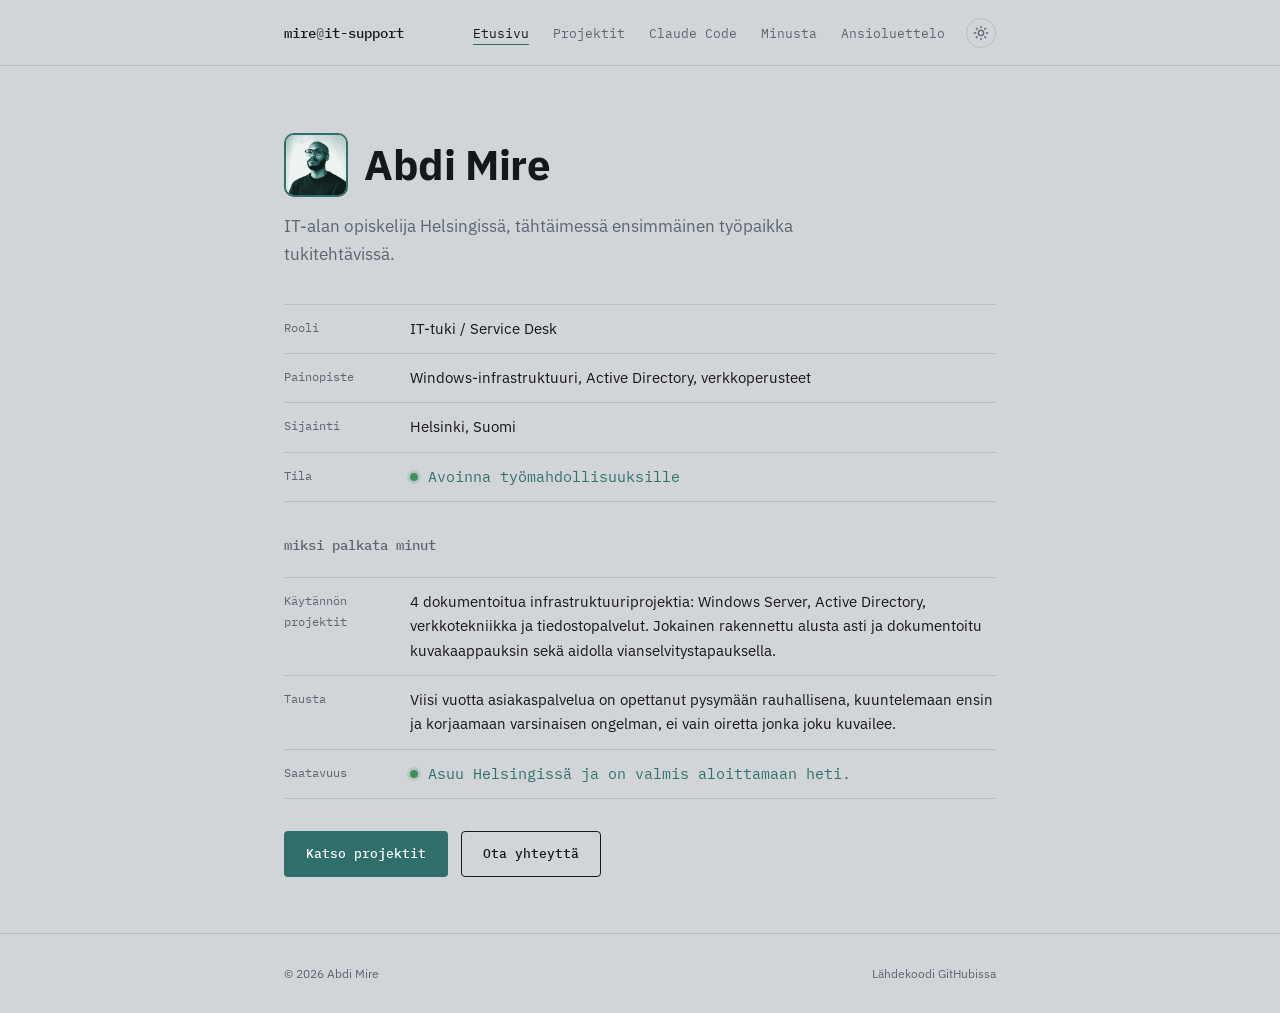
<file: index.html>
<!DOCTYPE html>
<html lang="fi">
<head>
<meta charset="UTF-8">
<script>
(function () {
  try {
    var stored = localStorage.getItem("mireSite.theme");
    var theme = stored || (window.matchMedia("(prefers-color-scheme: dark)").matches ? "dark" : "light");
    document.documentElement.setAttribute("data-theme", theme);
    document.write('<meta name="theme-color" content="' + (theme === "dark" ? "#15181d" : "#f1f2f4") + '">');
  } catch (e) {}
})();
</script>
<meta name="viewport" content="width=device-width, initial-scale=1.0">
<title>Abdi Mire — IT-tuki</title>
<meta name="description" content="Abdi Mire — IT-alan opiskelija Helsingissä, etsimässä ensimmäistä paikkaa helpdesk- tai service desk -tehtävistä.">
<meta property="og:type" content="website">
<meta property="og:title" content="Abdi Mire — IT-tuki">
<meta property="og:description" content="IT-alan opiskelija Helsingissä, etsimässä ensimmäistä paikkaa helpdesk- tai service desk -tehtävistä.">
<meta property="og:url" content="https://mireabdi.github.io/">
<link rel="icon" href="data:image/svg+xml,%3Csvg xmlns='http://www.w3.org/2000/svg' viewBox='0 0 32 32'%3E%3Crect width='32' height='32' rx='6' fill='%2314171c'/%3E%3Ctext x='16' y='22' font-family='monospace' font-size='16' font-weight='700' fill='%232f6f6b' text-anchor='middle'%3EM%3C/text%3E%3C/svg%3E">
<link rel="preconnect" href="https://fonts.googleapis.com">
<link rel="preconnect" href="https://fonts.gstatic.com" crossorigin>
<link href="https://fonts.googleapis.com/css2?family=IBM+Plex+Sans:wght@400;500;600;700&family=IBM+Plex+Mono:wght@400;500;600&display=swap" rel="stylesheet">
<link rel="stylesheet" href="style.css">
<script src="assets/main.js" defer></script>
</head>
<body>

<header class="site-header">
  <nav class="wrap">
    <a class="logo" href="index.html">mire<span class="logo-at">@</span>it-support</a>
    <div class="nav-right">
      <ul class="nav-links">
        <li><a href="index.html" aria-current="page">Etusivu</a></li>
        <li><a href="projects.html">Projektit</a></li>
        <li><a href="claude-code.html">Claude Code</a></li>
        <li><a href="about.html">Minusta</a></li>
        <li><a href="resume.html">Ansioluettelo</a></li>
      </ul>
      <button id="theme-toggle" class="theme-toggle" type="button" aria-label="Vaihda tumma/vaalea tila">
        <svg class="icon-sun" viewBox="0 0 24 24" fill="none" stroke="currentColor" stroke-width="2" stroke-linecap="round"><circle cx="12" cy="12" r="4"></circle><path d="M12 2v2M12 20v2M4.93 4.93l1.41 1.41M17.66 17.66l1.41 1.41M2 12h2M20 12h2M4.93 19.07l1.41-1.41M17.66 6.34l1.41-1.41"></path></svg>
        <svg class="icon-moon" viewBox="0 0 24 24" fill="none" stroke="currentColor" stroke-width="2" stroke-linecap="round" stroke-linejoin="round"><path d="M21 12.79A9 9 0 1 1 11.21 3 7 7 0 0 0 21 12.79z"></path></svg>
      </button>
    </div>
  </nav>
</header>

<main id="main-content">

  <section class="hero">
    <div class="wrap">
      <div class="hero-identity">
        <img class="avatar" src="assets/headshot.jpg" alt="Abdi Miren muotokuva" width="64" height="64">
        <h1>Abdi Mire</h1>
      </div>
      <p class="hero-statement">IT-alan opiskelija Helsingissä, tähtäimessä ensimmäinen työpaikka tukitehtävissä.</p>

      <dl class="info-panel">
        <div class="info-row">
          <dt>Rooli</dt>
          <dd>IT-tuki / Service Desk</dd>
        </div>
        <div class="info-row">
          <dt>Painopiste</dt>
          <dd>Windows-infrastruktuuri, Active Directory, verkkoperusteet</dd>
        </div>
        <div class="info-row">
          <dt>Sijainti</dt>
          <dd>Helsinki, Suomi</dd>
        </div>
        <div class="info-row">
          <dt>Tila</dt>
          <dd class="status-value"><span class="status-dot" aria-hidden="true"></span>Avoinna työmahdollisuuksille</dd>
        </div>
      </dl>

      <h2 class="section-label">miksi palkata minut</h2>
      <dl class="info-panel proof-strip">
        <div class="info-row">
          <dt>Käytännön projektit</dt>
          <dd>4 dokumentoitua infrastruktuuriprojektia: Windows Server, Active Directory, verkkotekniikka ja tiedostopalvelut. Jokainen rakennettu alusta asti ja dokumentoitu kuvakaappauksin sekä aidolla vianselvitystapauksella.</dd>
        </div>
        <div class="info-row">
          <dt>Tausta</dt>
          <dd>Viisi vuotta asiakaspalvelua on opettanut pysymään rauhallisena, kuuntelemaan ensin ja korjaamaan varsinaisen ongelman, ei vain oiretta jonka joku kuvailee.</dd>
        </div>
        <div class="info-row">
          <dt>Saatavuus</dt>
          <dd class="status-value"><span class="status-dot" aria-hidden="true"></span>Asuu Helsingissä ja on valmis aloittamaan heti.</dd>
        </div>
      </dl>

      <div class="hero-actions">
        <a href="projects.html" class="btn btn-primary">Katso projektit</a>
        <a href="resume.html" class="btn btn-secondary">Ota yhteyttä</a>
      </div>
    </div>
  </section>

</main>

<footer class="site-footer">
  <div class="wrap">
    <span id="copyright-year">© 2025 Abdi Mire</span>
    <a href="https://github.com/Mireabdi/mireabdi.github.io" target="_blank" rel="noopener">Lähdekoodi GitHubissa</a>
  </div>
</footer>

</body>
</html>
</file>
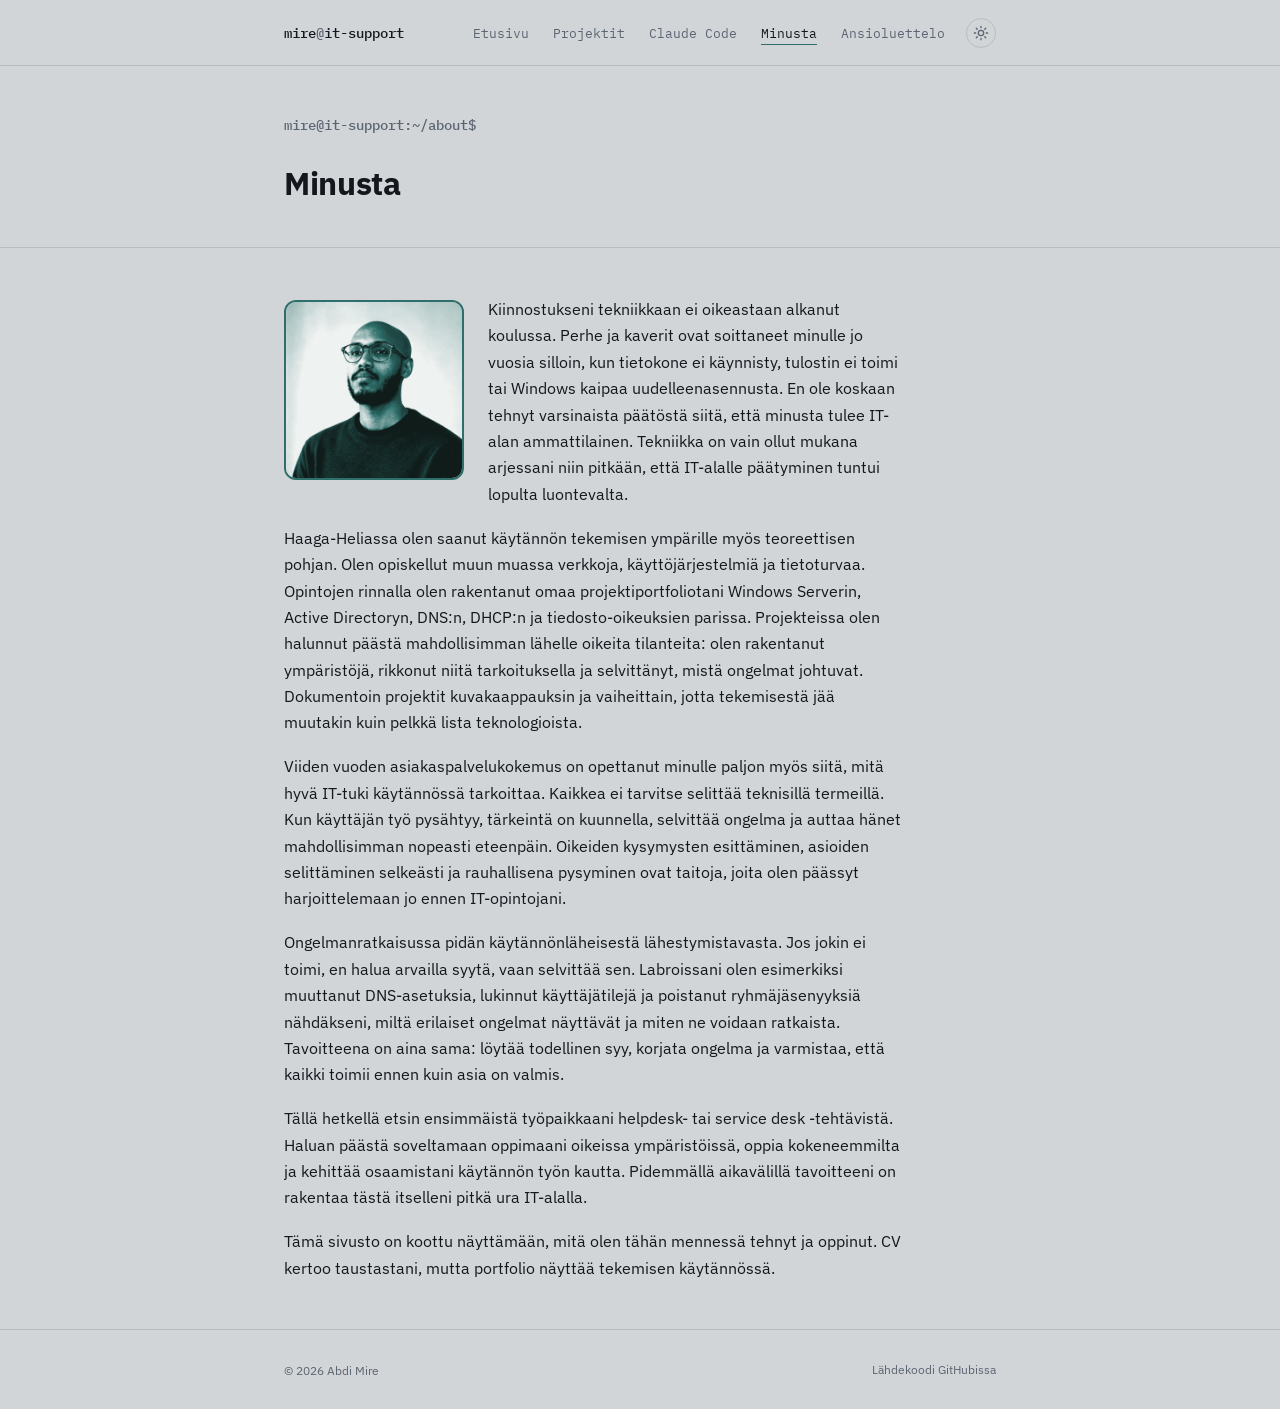
<file: about.html>
<!DOCTYPE html>
<html lang="fi">
<head>
<meta charset="UTF-8">
<script>
(function () {
  try {
    var stored = localStorage.getItem("mireSite.theme");
    var theme = stored || (window.matchMedia("(prefers-color-scheme: dark)").matches ? "dark" : "light");
    document.documentElement.setAttribute("data-theme", theme);
    document.write('<meta name="theme-color" content="' + (theme === "dark" ? "#15181d" : "#f1f2f4") + '">');
  } catch (e) {}
})();
</script>
<meta name="viewport" content="width=device-width, initial-scale=1.0">
<title>Minusta — Abdi Mire</title>
<meta name="description" content="Abdi Mire: IT-alan opiskelija Helsingissä, taustalla asiakaspalvelua, siirtymässä helpdesk- ja service desk -tehtäviin.">
<meta property="og:type" content="website">
<meta property="og:title" content="Minusta — Abdi Mire">
<meta property="og:description" content="Abdi Mire: IT-alan opiskelija Helsingissä, taustalla asiakaspalvelua, siirtymässä helpdesk- ja service desk -tehtäviin.">
<meta property="og:url" content="https://mireabdi.github.io/about.html">
<link rel="icon" href="data:image/svg+xml,%3Csvg xmlns='http://www.w3.org/2000/svg' viewBox='0 0 32 32'%3E%3Crect width='32' height='32' rx='6' fill='%2314171c'/%3E%3Ctext x='16' y='22' font-family='monospace' font-size='16' font-weight='700' fill='%232f6f6b' text-anchor='middle'%3EM%3C/text%3E%3C/svg%3E">
<link rel="preconnect" href="https://fonts.googleapis.com">
<link rel="preconnect" href="https://fonts.gstatic.com" crossorigin>
<link href="https://fonts.googleapis.com/css2?family=IBM+Plex+Sans:wght@400;500;600;700&family=IBM+Plex+Mono:wght@400;500;600&display=swap" rel="stylesheet">
<link rel="stylesheet" href="style.css">
<script src="assets/main.js" defer></script>
</head>
<body>

<header class="site-header">
  <nav class="wrap">
    <a class="logo" href="index.html">mire<span class="logo-at">@</span>it-support</a>
    <div class="nav-right">
      <ul class="nav-links">
        <li><a href="index.html">Etusivu</a></li>
        <li><a href="projects.html">Projektit</a></li>
        <li><a href="claude-code.html">Claude Code</a></li>
        <li><a href="about.html" aria-current="page">Minusta</a></li>
        <li><a href="resume.html">Ansioluettelo</a></li>
      </ul>
      <button id="theme-toggle" class="theme-toggle" type="button" aria-label="Vaihda tumma/vaalea tila">
        <svg class="icon-sun" viewBox="0 0 24 24" fill="none" stroke="currentColor" stroke-width="2" stroke-linecap="round"><circle cx="12" cy="12" r="4"></circle><path d="M12 2v2M12 20v2M4.93 4.93l1.41 1.41M17.66 17.66l1.41 1.41M2 12h2M20 12h2M4.93 19.07l1.41-1.41M17.66 6.34l1.41-1.41"></path></svg>
        <svg class="icon-moon" viewBox="0 0 24 24" fill="none" stroke="currentColor" stroke-width="2" stroke-linecap="round" stroke-linejoin="round"><path d="M21 12.79A9 9 0 1 1 11.21 3 7 7 0 0 0 21 12.79z"></path></svg>
      </button>
    </div>
  </nav>
</header>

<main id="main-content">

  <div class="page-intro">
    <div class="wrap">
      <p class="section-label">mire@it-support:~/about$</p>
      <h1 class="page-heading">Minusta</h1>
    </div>
  </div>

  <section class="section">
    <div class="wrap">
      <div class="prose">
        <img class="avatar-about" src="assets/headshot.jpg" alt="Abdi Miren muotokuva" width="180" height="180">
        <p>Kiinnostukseni tekniikkaan ei oikeastaan alkanut koulussa. Perhe ja kaverit ovat soittaneet minulle jo vuosia silloin, kun tietokone ei käynnisty, tulostin ei toimi tai Windows kaipaa uudelleenasennusta. En ole koskaan tehnyt varsinaista päätöstä siitä, että minusta tulee IT-alan ammattilainen. Tekniikka on vain ollut mukana arjessani niin pitkään, että IT-alalle päätyminen tuntui lopulta luontevalta.</p>
        <p>Haaga-Heliassa olen saanut käytännön tekemisen ympärille myös teoreettisen pohjan. Olen opiskellut muun muassa verkkoja, käyttöjärjestelmiä ja tietoturvaa. Opintojen rinnalla olen rakentanut omaa projektiportfoliotani Windows Serverin, Active Directoryn, DNS:n, DHCP:n ja tiedosto-oikeuksien parissa. Projekteissa olen halunnut päästä mahdollisimman lähelle oikeita tilanteita: olen rakentanut ympäristöjä, rikkonut niitä tarkoituksella ja selvittänyt, mistä ongelmat johtuvat. Dokumentoin projektit kuvakaappauksin ja vaiheittain, jotta tekemisestä jää muutakin kuin pelkkä lista teknologioista.</p>
        <p>Viiden vuoden asiakaspalvelukokemus on opettanut minulle paljon myös siitä, mitä hyvä IT-tuki käytännössä tarkoittaa. Kaikkea ei tarvitse selittää teknisillä termeillä. Kun käyttäjän työ pysähtyy, tärkeintä on kuunnella, selvittää ongelma ja auttaa hänet mahdollisimman nopeasti eteenpäin. Oikeiden kysymysten esittäminen, asioiden selittäminen selkeästi ja rauhallisena pysyminen ovat taitoja, joita olen päässyt harjoittelemaan jo ennen IT-opintojani.</p>
        <p>Ongelmanratkaisussa pidän käytännönläheisestä lähestymistavasta. Jos jokin ei toimi, en halua arvailla syytä, vaan selvittää sen. Labroissani olen esimerkiksi muuttanut DNS-asetuksia, lukinnut käyttäjätilejä ja poistanut ryhmäjäsenyyksiä nähdäkseni, miltä erilaiset ongelmat näyttävät ja miten ne voidaan ratkaista. Tavoitteena on aina sama: löytää todellinen syy, korjata ongelma ja varmistaa, että kaikki toimii ennen kuin asia on valmis.</p>
        <p>Tällä hetkellä etsin ensimmäistä työpaikkaani helpdesk- tai service desk -tehtävistä. Haluan päästä soveltamaan oppimaani oikeissa ympäristöissä, oppia kokeneemmilta ja kehittää osaamistani käytännön työn kautta. Pidemmällä aikavälillä tavoitteeni on rakentaa tästä itselleni pitkä ura IT-alalla.</p>
        <p>Tämä sivusto on koottu näyttämään, mitä olen tähän mennessä tehnyt ja oppinut. CV kertoo taustastani, mutta portfolio näyttää tekemisen käytännössä.</p>
      </div>
    </div>
  </section>

</main>

<footer class="site-footer">
  <div class="wrap">
    <span id="copyright-year">© 2025 Abdi Mire</span>
    <a href="https://github.com/Mireabdi/mireabdi.github.io" target="_blank" rel="noopener">Lähdekoodi GitHubissa</a>
  </div>
</footer>

</body>
</html>
</file>
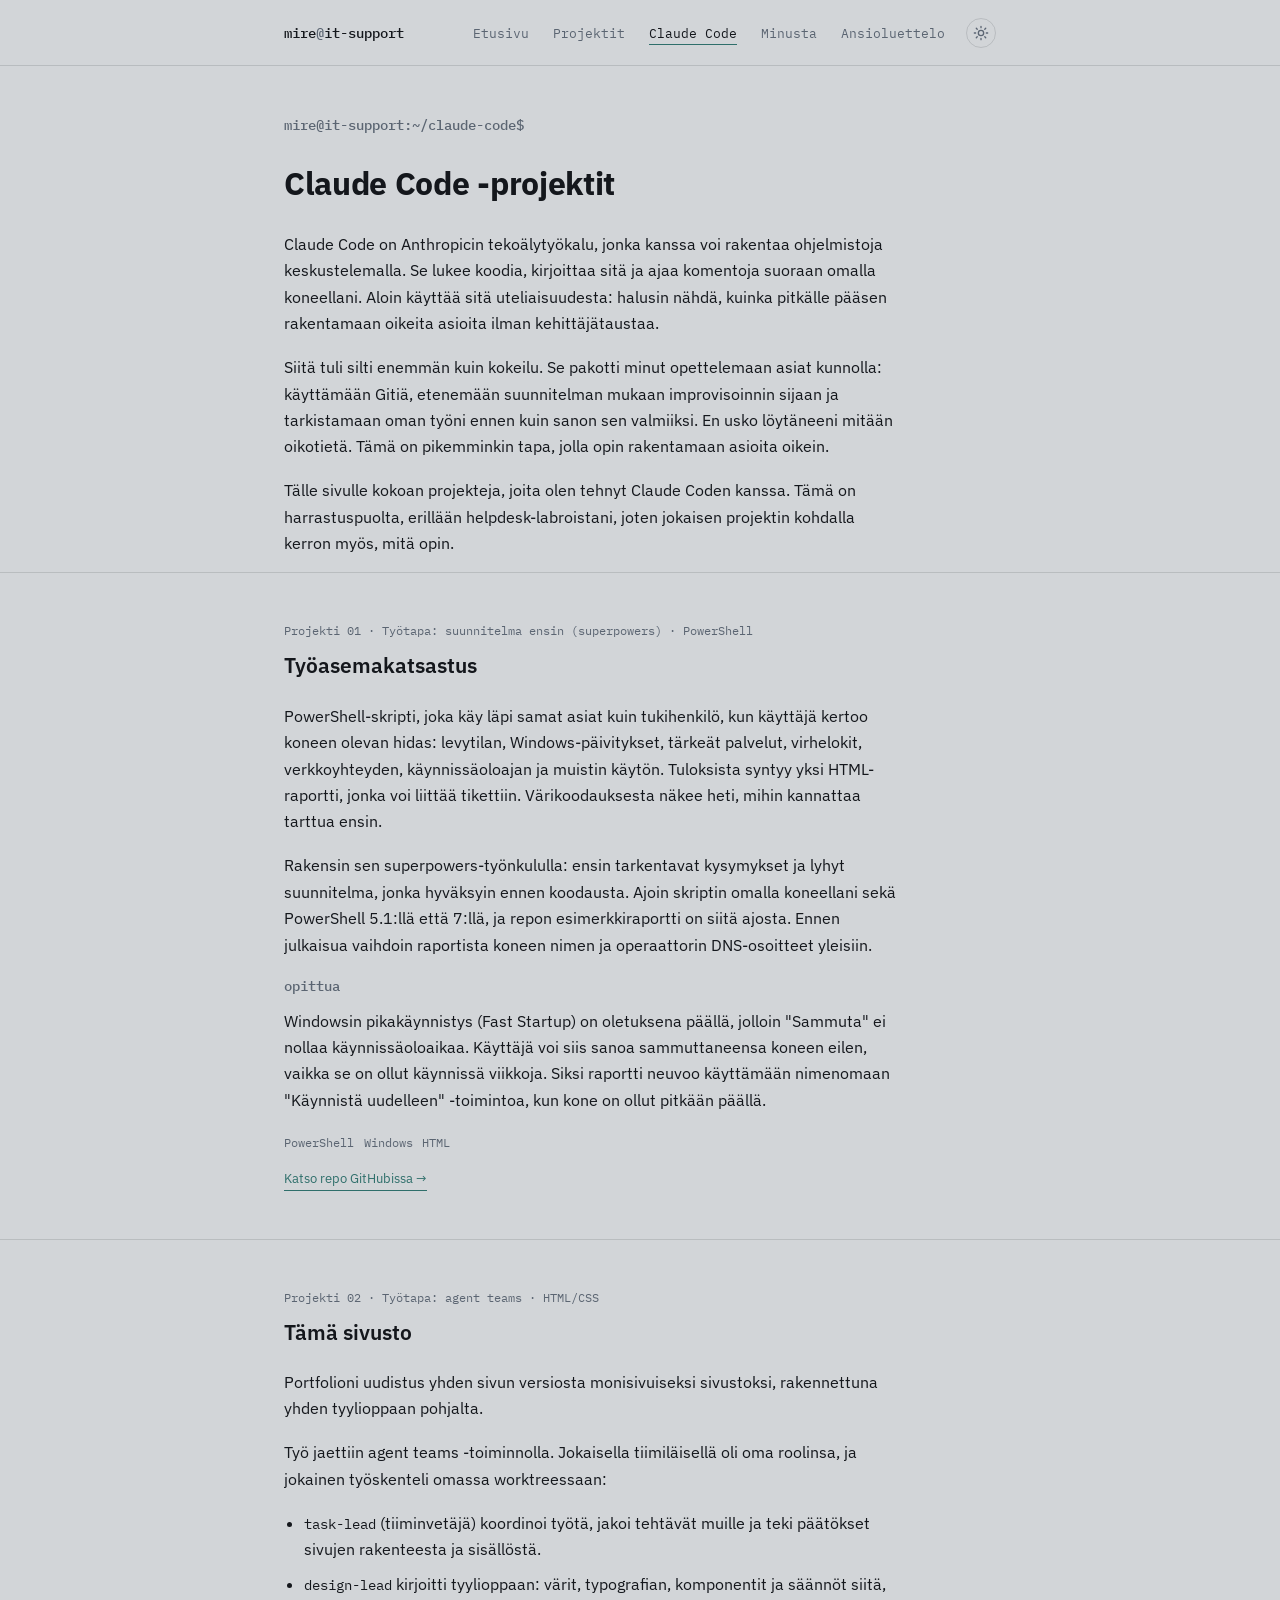
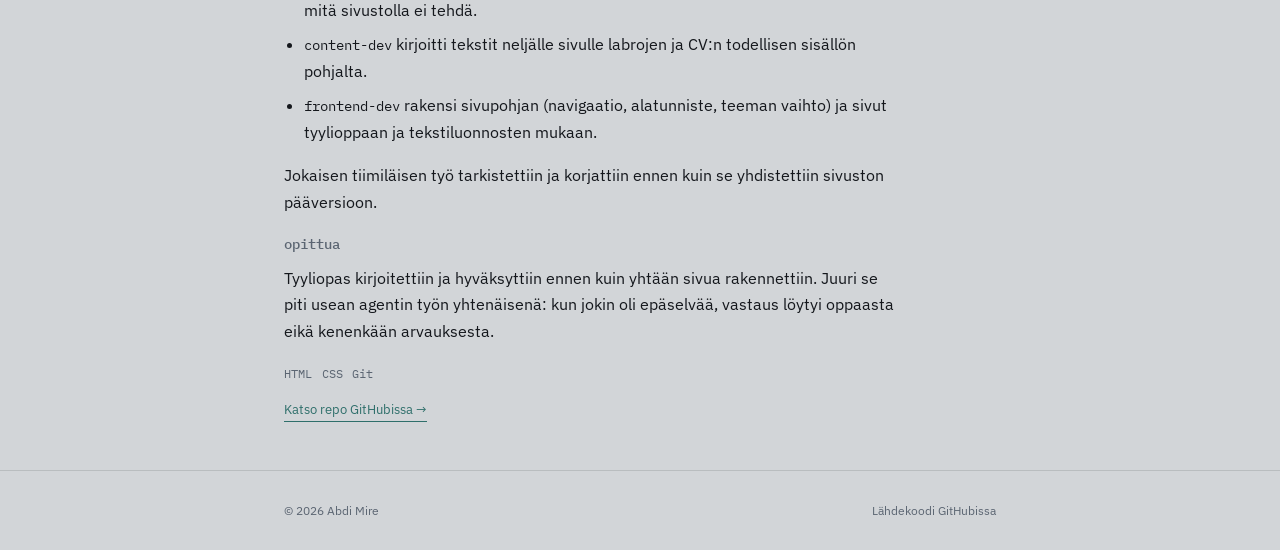
<file: claude-code.html>
<!DOCTYPE html>
<html lang="fi">
<head>
<meta charset="UTF-8">
<script>
(function () {
  try {
    var stored = localStorage.getItem("mireSite.theme");
    var theme = stored || (window.matchMedia("(prefers-color-scheme: dark)").matches ? "dark" : "light");
    document.documentElement.setAttribute("data-theme", theme);
    document.write('<meta name="theme-color" content="' + (theme === "dark" ? "#15181d" : "#f1f2f4") + '">');
  } catch (e) {}
})();
</script>
<meta name="viewport" content="width=device-width, initial-scale=1.0">
<title>Claude Code -projektit — Abdi Mire</title>
<meta name="description" content="Harrastusprojekteja, jotka Abdi Mire on rakentanut Claude Coden kanssa: mitä tein, millä työtavalla ja mitä opin.">
<meta property="og:type" content="website">
<meta property="og:title" content="Claude Code -projektit — Abdi Mire">
<meta property="og:description" content="Harrastusprojekteja, jotka Abdi Mire on rakentanut Claude Coden kanssa: mitä tein, millä työtavalla ja mitä opin.">
<meta property="og:url" content="https://mireabdi.github.io/claude-code.html">
<link rel="icon" href="data:image/svg+xml,%3Csvg xmlns='http://www.w3.org/2000/svg' viewBox='0 0 32 32'%3E%3Crect width='32' height='32' rx='6' fill='%2314171c'/%3E%3Ctext x='16' y='22' font-family='monospace' font-size='16' font-weight='700' fill='%232f6f6b' text-anchor='middle'%3EM%3C/text%3E%3C/svg%3E">
<link rel="preconnect" href="https://fonts.googleapis.com">
<link rel="preconnect" href="https://fonts.gstatic.com" crossorigin>
<link href="https://fonts.googleapis.com/css2?family=IBM+Plex+Sans:wght@400;500;600;700&family=IBM+Plex+Mono:wght@400;500;600&display=swap" rel="stylesheet">
<link rel="stylesheet" href="style.css">
<script src="assets/main.js" defer></script>
</head>
<body>

<header class="site-header">
  <nav class="wrap">
    <a class="logo" href="index.html">mire<span class="logo-at">@</span>it-support</a>
    <div class="nav-right">
      <ul class="nav-links">
        <li><a href="index.html">Etusivu</a></li>
        <li><a href="projects.html">Projektit</a></li>
        <li><a href="claude-code.html" aria-current="page">Claude Code</a></li>
        <li><a href="about.html">Minusta</a></li>
        <li><a href="resume.html">Ansioluettelo</a></li>
      </ul>
      <button id="theme-toggle" class="theme-toggle" type="button" aria-label="Vaihda tumma/vaalea tila">
        <svg class="icon-sun" viewBox="0 0 24 24" fill="none" stroke="currentColor" stroke-width="2" stroke-linecap="round"><circle cx="12" cy="12" r="4"></circle><path d="M12 2v2M12 20v2M4.93 4.93l1.41 1.41M17.66 17.66l1.41 1.41M2 12h2M20 12h2M4.93 19.07l1.41-1.41M17.66 6.34l1.41-1.41"></path></svg>
        <svg class="icon-moon" viewBox="0 0 24 24" fill="none" stroke="currentColor" stroke-width="2" stroke-linecap="round" stroke-linejoin="round"><path d="M21 12.79A9 9 0 1 1 11.21 3 7 7 0 0 0 21 12.79z"></path></svg>
      </button>
    </div>
  </nav>
</header>

<main id="main-content">

  <div class="page-intro">
    <div class="wrap">
      <p class="section-label" aria-hidden="true">mire@it-support:~/claude-code$</p>
      <h1 class="page-heading">Claude Code -projektit</h1>
      <div class="prose">
        <p>Claude Code on Anthropicin tekoälytyökalu, jonka kanssa voi rakentaa ohjelmistoja keskustelemalla. Se lukee koodia, kirjoittaa sitä ja ajaa komentoja suoraan omalla koneellani. Aloin käyttää sitä uteliaisuudesta: halusin nähdä, kuinka pitkälle pääsen rakentamaan oikeita asioita ilman kehittäjätaustaa.</p>
        <p>Siitä tuli silti enemmän kuin kokeilu. Se pakotti minut opettelemaan asiat kunnolla: käyttämään Gitiä, etenemään suunnitelman mukaan improvisoinnin sijaan ja tarkistamaan oman työni ennen kuin sanon sen valmiiksi. En usko löytäneeni mitään oikotietä. Tämä on pikemminkin tapa, jolla opin rakentamaan asioita oikein.</p>
        <p>Tälle sivulle kokoan projekteja, joita olen tehnyt Claude Coden kanssa. Tämä on harrastuspuolta, erillään helpdesk-labroistani, joten jokaisen projektin kohdalla kerron myös, mitä opin.</p>
      </div>
    </div>
  </div>

  <article class="case-entry section">
    <div class="wrap">
      <p class="case-meta">Projekti 01 · Työtapa: suunnitelma ensin (superpowers) · PowerShell</p>
      <h2 class="case-title">Työasemakatsastus</h2>
      <div class="prose">
        <p>PowerShell-skripti, joka käy läpi samat asiat kuin tukihenkilö, kun käyttäjä kertoo koneen olevan hidas: levytilan, Windows-päivitykset, tärkeät palvelut, virhelokit, verkkoyhteyden, käynnissäoloajan ja muistin käytön. Tuloksista syntyy yksi HTML-raportti, jonka voi liittää tikettiin. Värikoodauksesta näkee heti, mihin kannattaa tarttua ensin.</p>
        <p>Rakensin sen superpowers-työnkululla: ensin tarkentavat kysymykset ja lyhyt suunnitelma, jonka hyväksyin ennen koodausta. Ajoin skriptin omalla koneellani sekä PowerShell 5.1:llä että 7:llä, ja repon esimerkkiraportti on siitä ajosta. Ennen julkaisua vaihdoin raportista koneen nimen ja operaattorin DNS-osoitteet yleisiin.</p>

        <h3 class="section-label">opittua</h3>
        <p>Windowsin pikakäynnistys (Fast Startup) on oletuksena päällä, jolloin "Sammuta" ei nollaa käynnissäoloaikaa. Käyttäjä voi siis sanoa sammuttaneensa koneen eilen, vaikka se on ollut käynnissä viikkoja. Siksi raportti neuvoo käyttämään nimenomaan "Käynnistä uudelleen" -toimintoa, kun kone on ollut pitkään päällä.</p>
      </div>
      <p class="row-tags"><span>PowerShell</span><span>Windows</span><span>HTML</span></p>
      <a class="case-link" href="https://github.com/Mireabdi/ClaudeCode/tree/main/tyoasemakatsastus" target="_blank" rel="noopener">Katso repo GitHubissa →</a>
    </div>
  </article>

  <article class="case-entry section">
    <div class="wrap">
      <p class="case-meta">Projekti 02 · Työtapa: agent teams · HTML/CSS</p>
      <h2 class="case-title">Tämä sivusto</h2>
      <div class="prose">
        <p>Portfolioni uudistus yhden sivun versiosta monisivuiseksi sivustoksi, rakennettuna yhden tyylioppaan pohjalta.</p>
        <p>Työ jaettiin agent teams -toiminnolla. Jokaisella tiimiläisellä oli oma roolinsa, ja jokainen työskenteli omassa worktreessaan:</p>
        <ul class="content-list">
          <li><code>task-lead</code> (tiiminvetäjä) koordinoi työtä, jakoi tehtävät muille ja teki päätökset sivujen rakenteesta ja sisällöstä.</li>
          <li><code>design-lead</code> kirjoitti tyylioppaan: värit, typografian, komponentit ja säännöt siitä, mitä sivustolla ei tehdä.</li>
          <li><code>content-dev</code> kirjoitti tekstit neljälle sivulle labrojen ja CV:n todellisen sisällön pohjalta.</li>
          <li><code>frontend-dev</code> rakensi sivupohjan (navigaatio, alatunniste, teeman vaihto) ja sivut tyylioppaan ja tekstiluonnosten mukaan.</li>
        </ul>
        <p>Jokaisen tiimiläisen työ tarkistettiin ja korjattiin ennen kuin se yhdistettiin sivuston pääversioon.</p>

        <h3 class="section-label">opittua</h3>
        <p>Tyyliopas kirjoitettiin ja hyväksyttiin ennen kuin yhtään sivua rakennettiin. Juuri se piti usean agentin työn yhtenäisenä: kun jokin oli epäselvää, vastaus löytyi oppaasta eikä kenenkään arvauksesta.</p>
      </div>
      <p class="row-tags"><span>HTML</span><span>CSS</span><span>Git</span></p>
      <a class="case-link" href="https://github.com/Mireabdi/mireabdi.github.io" target="_blank" rel="noopener">Katso repo GitHubissa →</a>
    </div>
  </article>

</main>

<footer class="site-footer">
  <div class="wrap">
    <span id="copyright-year">© 2025 Abdi Mire</span>
    <a href="https://github.com/Mireabdi/mireabdi.github.io" target="_blank" rel="noopener">Lähdekoodi GitHubissa</a>
  </div>
</footer>

</body>
</html>
</file>
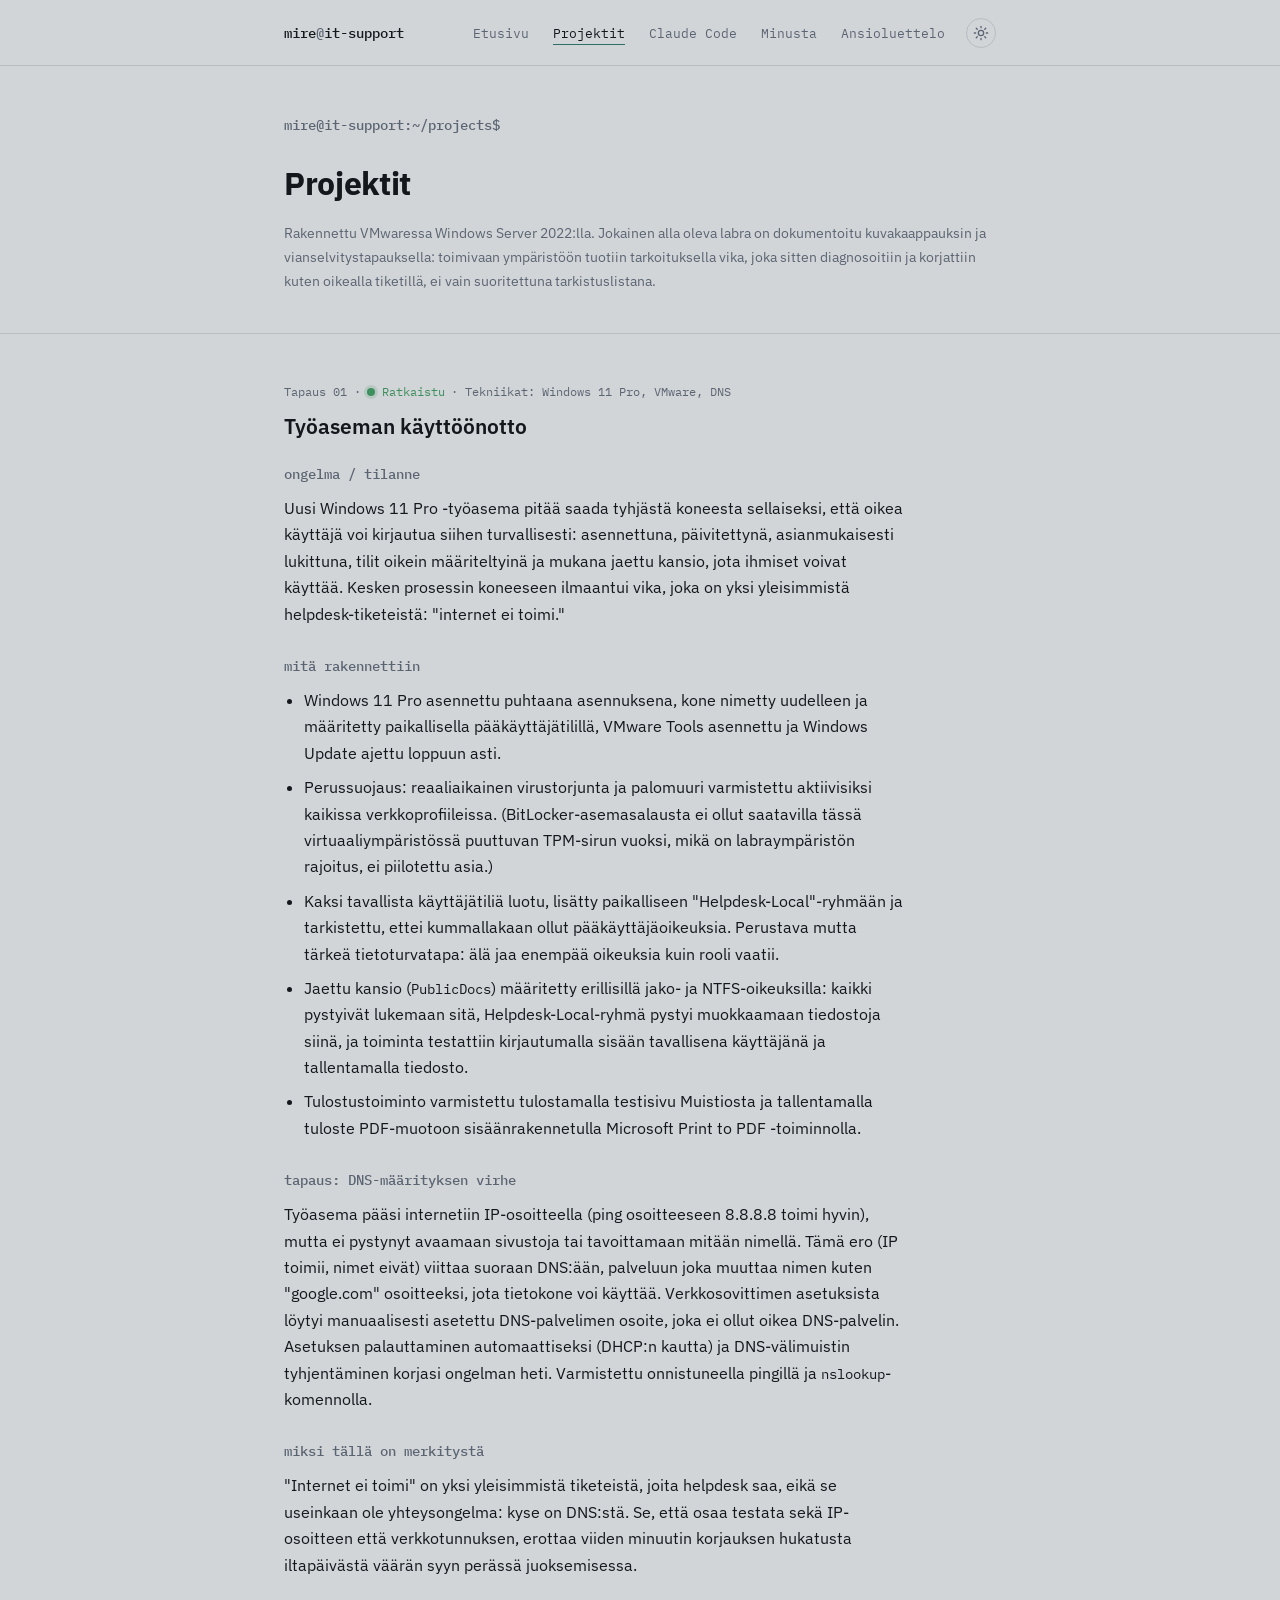
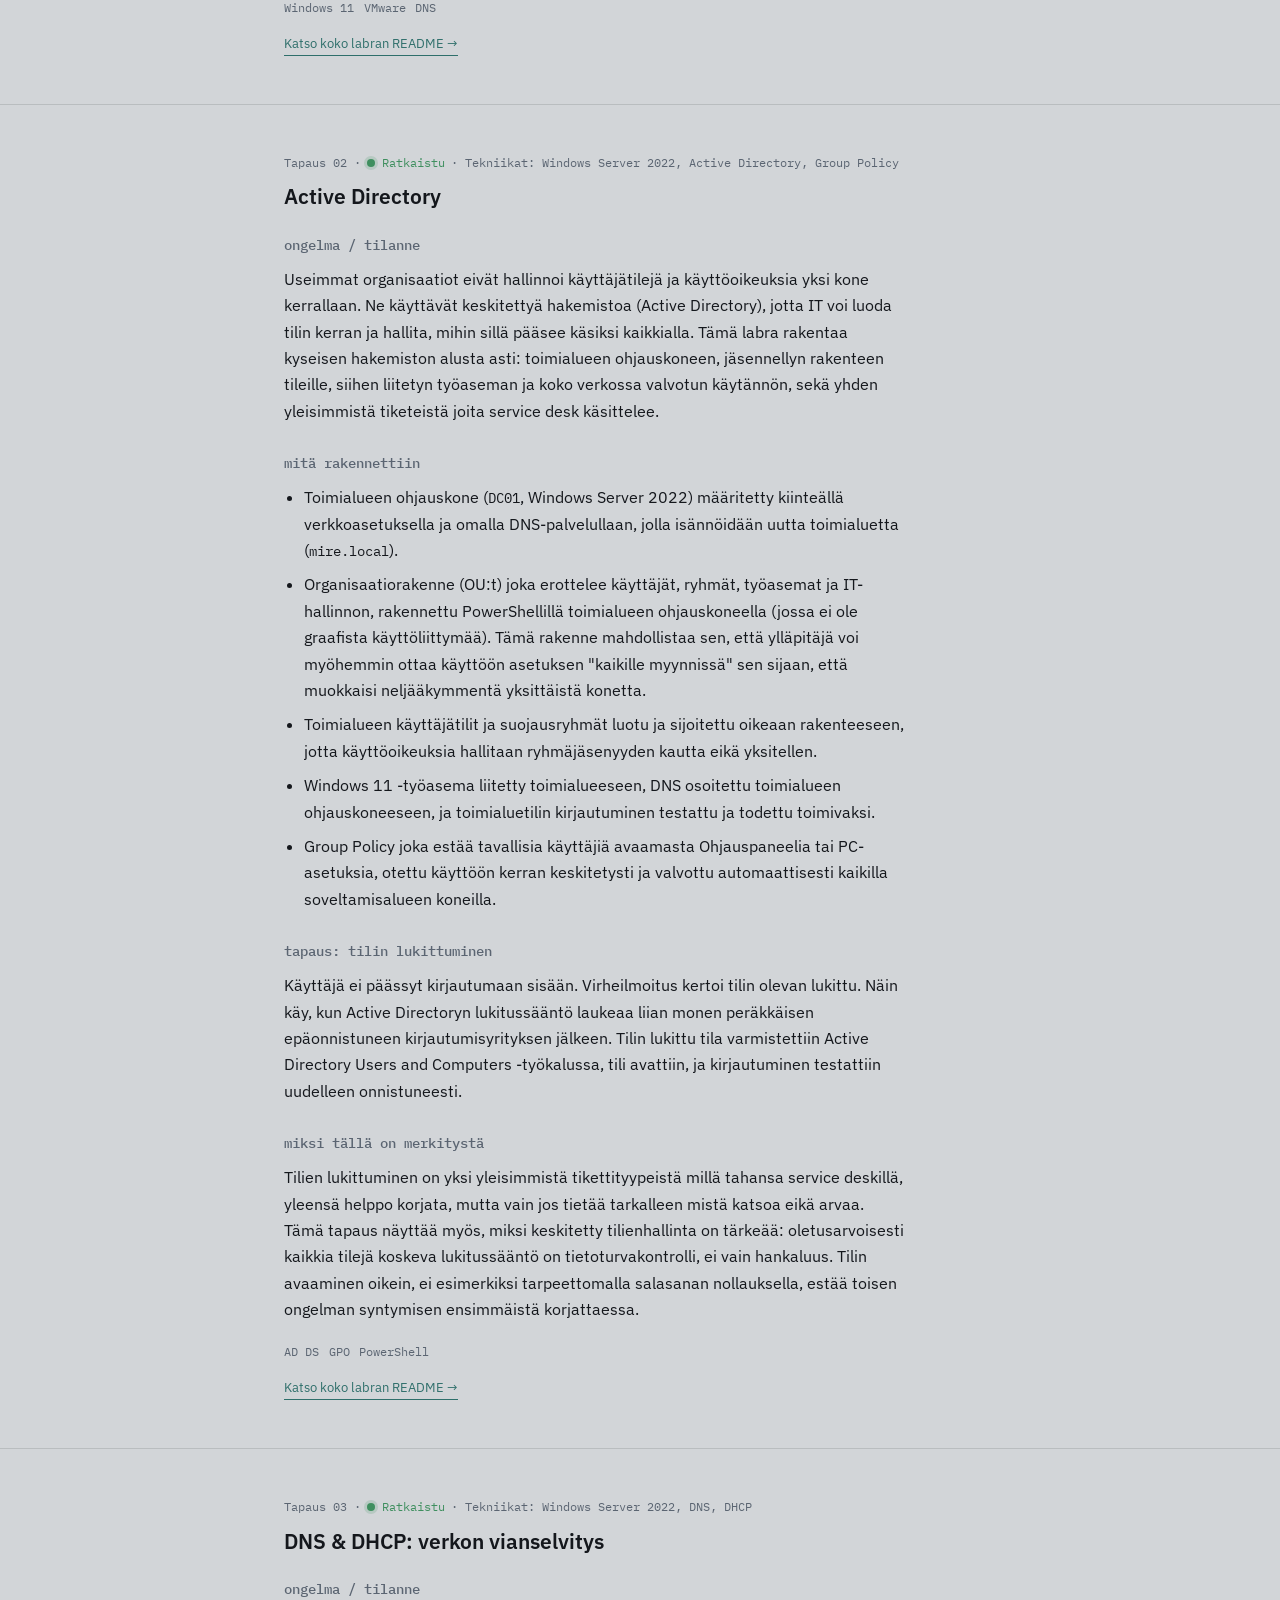
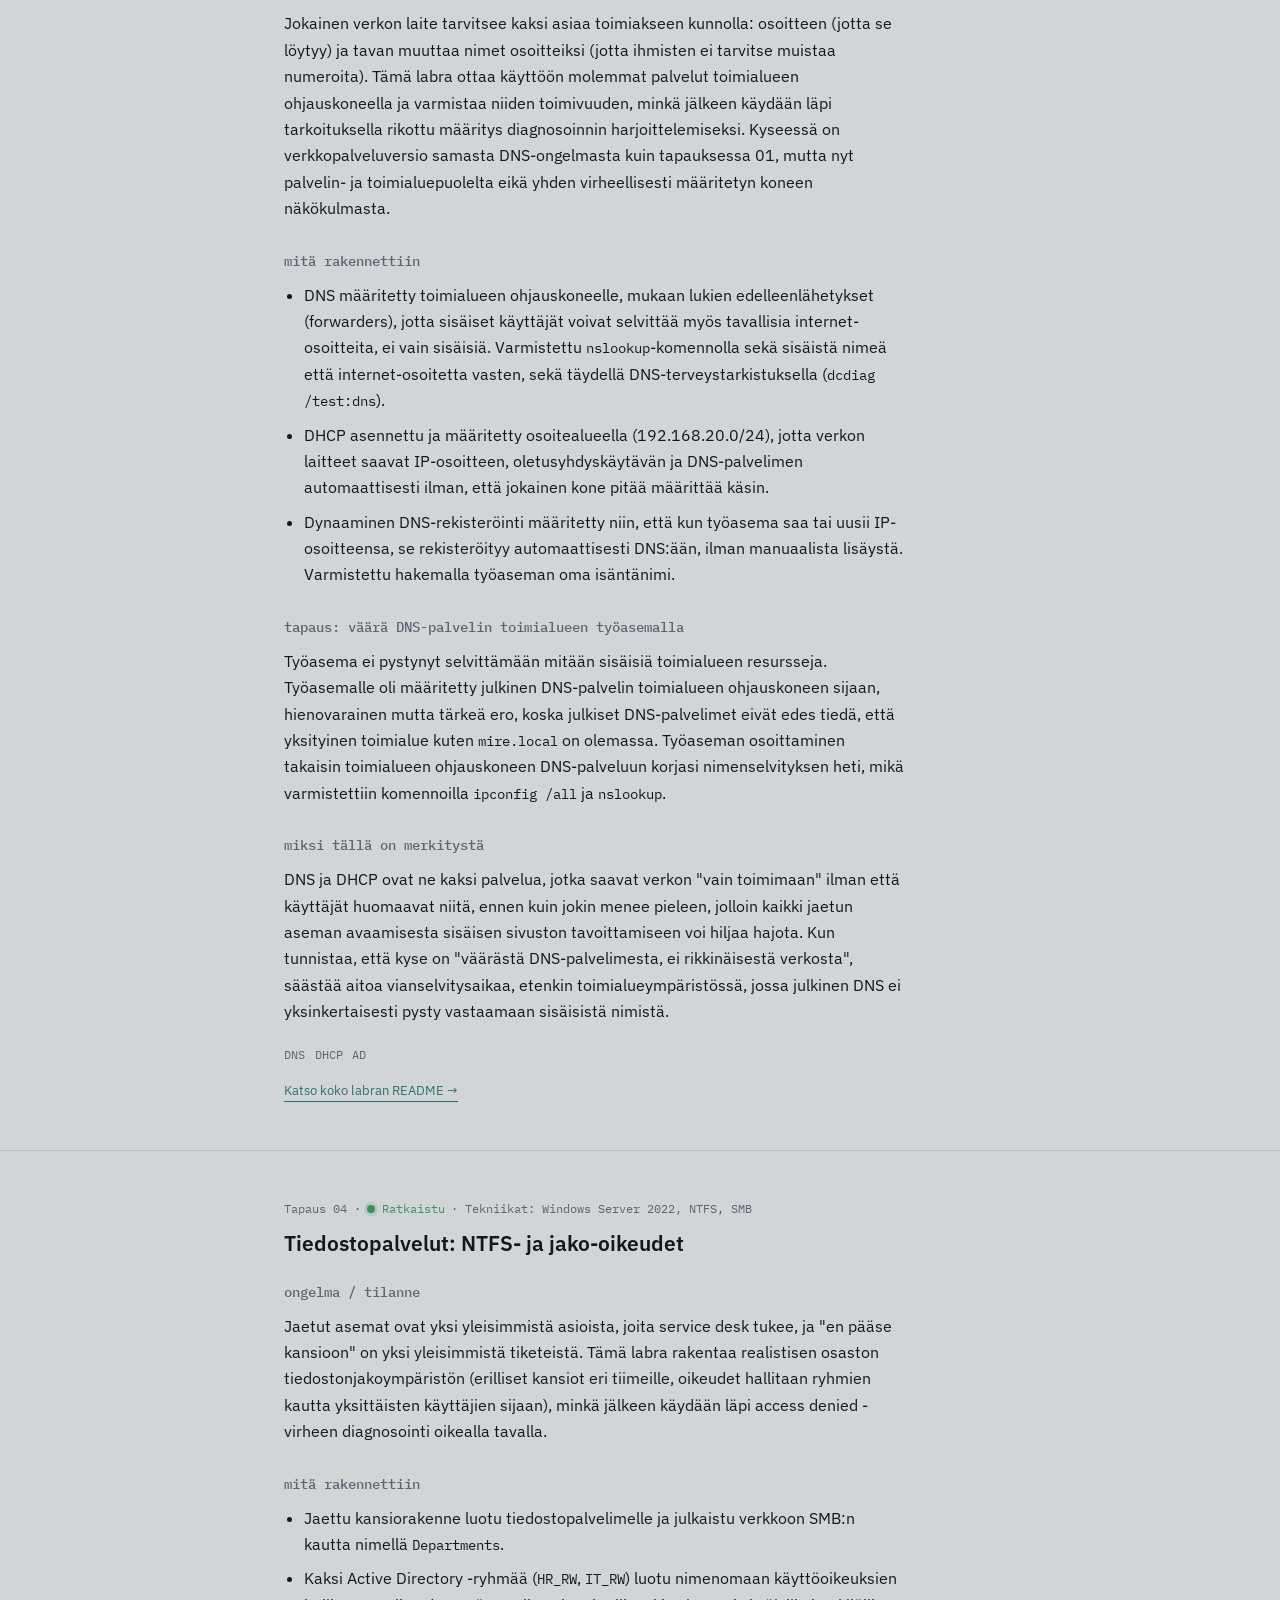
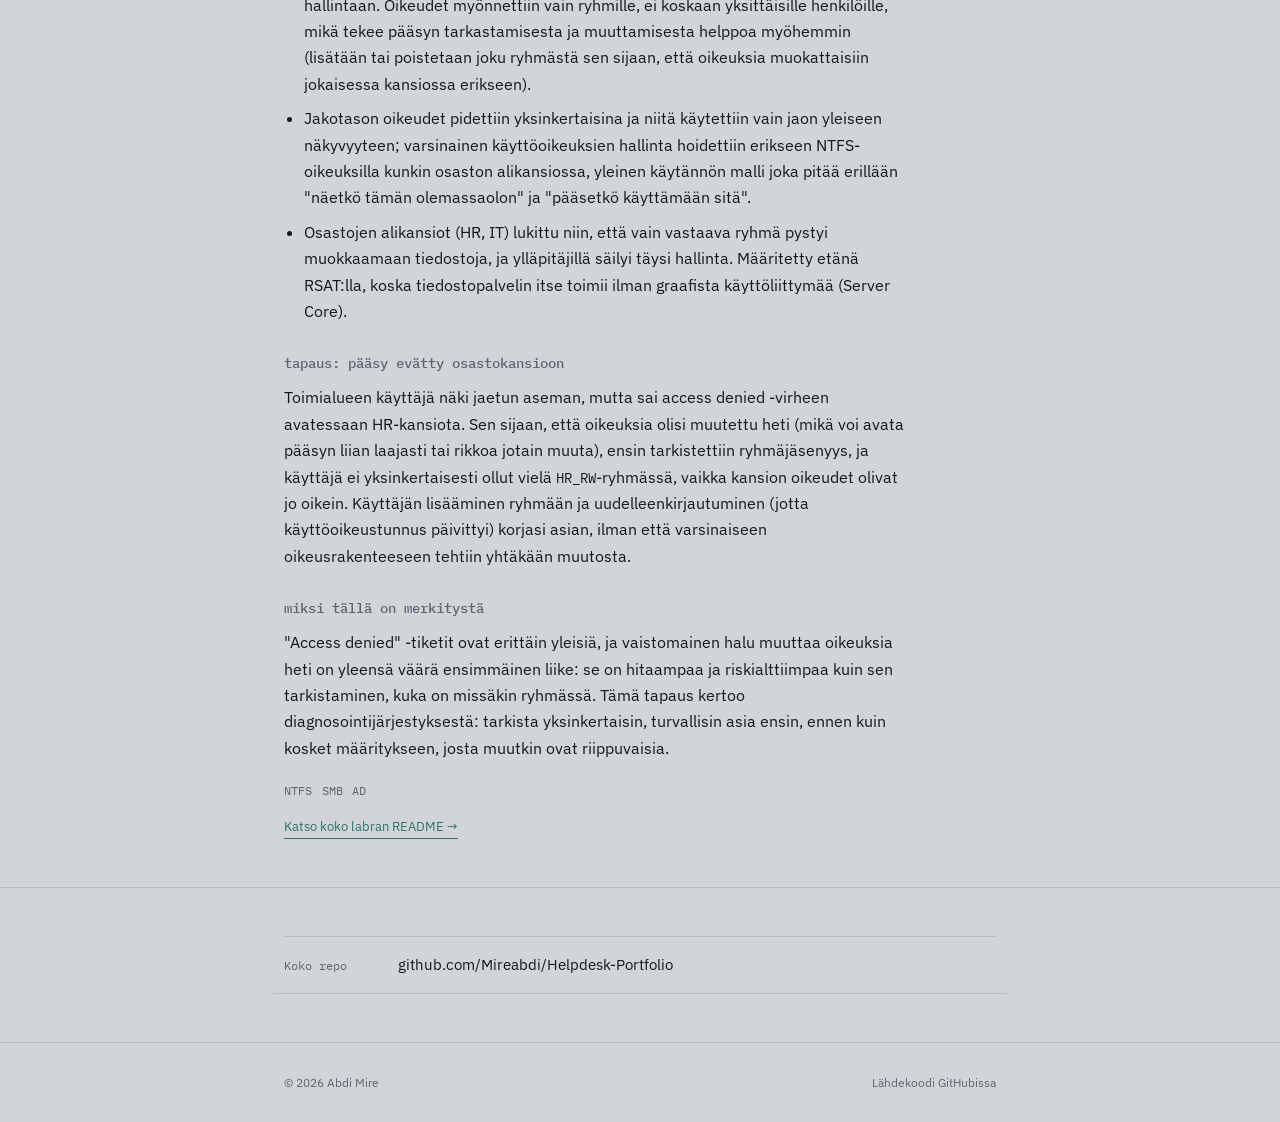
<file: projects.html>
<!DOCTYPE html>
<html lang="fi">
<head>
<meta charset="UTF-8">
<script>
(function () {
  try {
    var stored = localStorage.getItem("mireSite.theme");
    var theme = stored || (window.matchMedia("(prefers-color-scheme: dark)").matches ? "dark" : "light");
    document.documentElement.setAttribute("data-theme", theme);
    document.write('<meta name="theme-color" content="' + (theme === "dark" ? "#15181d" : "#f1f2f4") + '">');
  } catch (e) {}
})();
</script>
<meta name="viewport" content="width=device-width, initial-scale=1.0">
<title>Projektit — Abdi Mire</title>
<meta name="description" content="Tapaustutkimuksia Abdi Miren Windows Server -helpdesk-labroista: työaseman käyttöönotto, Active Directory, DNS/DHCP ja tiedostopalvelut.">
<meta property="og:type" content="website">
<meta property="og:title" content="Projektit — Abdi Mire">
<meta property="og:description" content="Tapaustutkimuksia Abdi Miren Windows Server -helpdesk-labroista: työaseman käyttöönotto, Active Directory, DNS/DHCP ja tiedostopalvelut.">
<meta property="og:url" content="https://mireabdi.github.io/projects.html">
<link rel="icon" href="data:image/svg+xml,%3Csvg xmlns='http://www.w3.org/2000/svg' viewBox='0 0 32 32'%3E%3Crect width='32' height='32' rx='6' fill='%2314171c'/%3E%3Ctext x='16' y='22' font-family='monospace' font-size='16' font-weight='700' fill='%232f6f6b' text-anchor='middle'%3EM%3C/text%3E%3C/svg%3E">
<link rel="preconnect" href="https://fonts.googleapis.com">
<link rel="preconnect" href="https://fonts.gstatic.com" crossorigin>
<link href="https://fonts.googleapis.com/css2?family=IBM+Plex+Sans:wght@400;500;600;700&family=IBM+Plex+Mono:wght@400;500;600&display=swap" rel="stylesheet">
<link rel="stylesheet" href="style.css">
<script src="assets/main.js" defer></script>
</head>
<body>

<header class="site-header">
  <nav class="wrap">
    <a class="logo" href="index.html">mire<span class="logo-at">@</span>it-support</a>
    <div class="nav-right">
      <ul class="nav-links">
        <li><a href="index.html">Etusivu</a></li>
        <li><a href="projects.html" aria-current="page">Projektit</a></li>
        <li><a href="claude-code.html">Claude Code</a></li>
        <li><a href="about.html">Minusta</a></li>
        <li><a href="resume.html">Ansioluettelo</a></li>
      </ul>
      <button id="theme-toggle" class="theme-toggle" type="button" aria-label="Vaihda tumma/vaalea tila">
        <svg class="icon-sun" viewBox="0 0 24 24" fill="none" stroke="currentColor" stroke-width="2" stroke-linecap="round"><circle cx="12" cy="12" r="4"></circle><path d="M12 2v2M12 20v2M4.93 4.93l1.41 1.41M17.66 17.66l1.41 1.41M2 12h2M20 12h2M4.93 19.07l1.41-1.41M17.66 6.34l1.41-1.41"></path></svg>
        <svg class="icon-moon" viewBox="0 0 24 24" fill="none" stroke="currentColor" stroke-width="2" stroke-linecap="round" stroke-linejoin="round"><path d="M21 12.79A9 9 0 1 1 11.21 3 7 7 0 0 0 21 12.79z"></path></svg>
      </button>
    </div>
  </nav>
</header>

<main id="main-content">

  <div class="page-intro">
    <div class="wrap">
      <p class="section-label">mire@it-support:~/projects$</p>
      <h1 class="page-heading">Projektit</h1>
      <p class="section-note">Rakennettu VMwaressa Windows Server 2022:lla. Jokainen alla oleva labra on dokumentoitu kuvakaappauksin ja vianselvitystapauksella: toimivaan ympäristöön tuotiin tarkoituksella vika, joka sitten diagnosoitiin ja korjattiin kuten oikealla tiketillä, ei vain suoritettuna tarkistuslistana.</p>
    </div>
  </div>

  <article class="case-entry section">
    <div class="wrap">
      <p class="case-meta">Tapaus 01 · <span class="case-status"><span class="status-dot" aria-hidden="true"></span>Ratkaistu</span> · Tekniikat: Windows 11 Pro, VMware, DNS</p>
      <h2 class="case-title">Työaseman käyttöönotto</h2>
      <div class="prose">
        <h3 class="section-label">ongelma / tilanne</h3>
        <p>Uusi Windows 11 Pro -työasema pitää saada tyhjästä koneesta sellaiseksi, että oikea käyttäjä voi kirjautua siihen turvallisesti: asennettuna, päivitettynä, asianmukaisesti lukittuna, tilit oikein määriteltyinä ja mukana jaettu kansio, jota ihmiset voivat käyttää. Kesken prosessin koneeseen ilmaantui vika, joka on yksi yleisimmistä helpdesk-tiketeistä: "internet ei toimi."</p>

        <h3 class="section-label">mitä rakennettiin</h3>
        <ul class="content-list">
          <li>Windows 11 Pro asennettu puhtaana asennuksena, kone nimetty uudelleen ja määritetty paikallisella pääkäyttäjätilillä, VMware Tools asennettu ja Windows Update ajettu loppuun asti.</li>
          <li>Perussuojaus: reaaliaikainen virustorjunta ja palomuuri varmistettu aktiivisiksi kaikissa verkkoprofiileissa. (BitLocker-asemasalausta ei ollut saatavilla tässä virtuaaliympäristössä puuttuvan TPM-sirun vuoksi, mikä on labraympäristön rajoitus, ei piilotettu asia.)</li>
          <li>Kaksi tavallista käyttäjätiliä luotu, lisätty paikalliseen "Helpdesk-Local"-ryhmään ja tarkistettu, ettei kummallakaan ollut pääkäyttäjäoikeuksia. Perustava mutta tärkeä tietoturvatapa: älä jaa enempää oikeuksia kuin rooli vaatii.</li>
          <li>Jaettu kansio (<code>PublicDocs</code>) määritetty erillisillä jako- ja NTFS-oikeuksilla: kaikki pystyivät lukemaan sitä, Helpdesk-Local-ryhmä pystyi muokkaamaan tiedostoja siinä, ja toiminta testattiin kirjautumalla sisään tavallisena käyttäjänä ja tallentamalla tiedosto.</li>
          <li>Tulostustoiminto varmistettu tulostamalla testisivu Muistiosta ja tallentamalla tuloste PDF-muotoon sisäänrakennetulla Microsoft Print to PDF -toiminnolla.</li>
        </ul>

        <h3 class="section-label">tapaus: DNS-määrityksen virhe</h3>
        <p>Työasema pääsi internetiin IP-osoitteella (ping osoitteeseen 8.8.8.8 toimi hyvin), mutta ei pystynyt avaamaan sivustoja tai tavoittamaan mitään nimellä. Tämä ero (IP toimii, nimet eivät) viittaa suoraan DNS:ään, palveluun joka muuttaa nimen kuten "google.com" osoitteeksi, jota tietokone voi käyttää. Verkkosovittimen asetuksista löytyi manuaalisesti asetettu DNS-palvelimen osoite, joka ei ollut oikea DNS-palvelin. Asetuksen palauttaminen automaattiseksi (DHCP:n kautta) ja DNS-välimuistin tyhjentäminen korjasi ongelman heti. Varmistettu onnistuneella pingillä ja <code>nslookup</code>-komennolla.</p>

        <h3 class="section-label">miksi tällä on merkitystä</h3>
        <p>"Internet ei toimi" on yksi yleisimmistä tiketeistä, joita helpdesk saa, eikä se useinkaan ole yhteysongelma: kyse on DNS:stä. Se, että osaa testata sekä IP-osoitteen että verkkotunnuksen, erottaa viiden minuutin korjauksen hukatusta iltapäivästä väärän syyn perässä juoksemisessa.</p>
      </div>
      <p class="row-tags"><span>Windows 11</span><span>VMware</span><span>DNS</span></p>
      <a class="case-link" href="https://github.com/Mireabdi/Helpdesk-Portfolio/blob/main/01-Workstation-setup/README.md" target="_blank" rel="noopener">Katso koko labran README →</a>
    </div>
  </article>

  <article class="case-entry section">
    <div class="wrap">
      <p class="case-meta">Tapaus 02 · <span class="case-status"><span class="status-dot" aria-hidden="true"></span>Ratkaistu</span> · Tekniikat: Windows Server 2022, Active Directory, Group Policy</p>
      <h2 class="case-title">Active Directory</h2>
      <div class="prose">
        <h3 class="section-label">ongelma / tilanne</h3>
        <p>Useimmat organisaatiot eivät hallinnoi käyttäjätilejä ja käyttöoikeuksia yksi kone kerrallaan. Ne käyttävät keskitettyä hakemistoa (Active Directory), jotta IT voi luoda tilin kerran ja hallita, mihin sillä pääsee käsiksi kaikkialla. Tämä labra rakentaa kyseisen hakemiston alusta asti: toimialueen ohjauskoneen, jäsennellyn rakenteen tileille, siihen liitetyn työaseman ja koko verkossa valvotun käytännön, sekä yhden yleisimmistä tiketeistä joita service desk käsittelee.</p>

        <h3 class="section-label">mitä rakennettiin</h3>
        <ul class="content-list">
          <li>Toimialueen ohjauskone (<code>DC01</code>, Windows Server 2022) määritetty kiinteällä verkkoasetuksella ja omalla DNS-palvelullaan, jolla isännöidään uutta toimialuetta (<code>mire.local</code>).</li>
          <li>Organisaatiorakenne (OU:t) joka erottelee käyttäjät, ryhmät, työasemat ja IT-hallinnon, rakennettu PowerShellillä toimialueen ohjauskoneella (jossa ei ole graafista käyttöliittymää). Tämä rakenne mahdollistaa sen, että ylläpitäjä voi myöhemmin ottaa käyttöön asetuksen "kaikille myynnissä" sen sijaan, että muokkaisi neljääkymmentä yksittäistä konetta.</li>
          <li>Toimialueen käyttäjätilit ja suojausryhmät luotu ja sijoitettu oikeaan rakenteeseen, jotta käyttöoikeuksia hallitaan ryhmäjäsenyyden kautta eikä yksitellen.</li>
          <li>Windows 11 -työasema liitetty toimialueeseen, DNS osoitettu toimialueen ohjauskoneeseen, ja toimialuetilin kirjautuminen testattu ja todettu toimivaksi.</li>
          <li>Group Policy joka estää tavallisia käyttäjiä avaamasta Ohjauspaneelia tai PC-asetuksia, otettu käyttöön kerran keskitetysti ja valvottu automaattisesti kaikilla soveltamisalueen koneilla.</li>
        </ul>

        <h3 class="section-label">tapaus: tilin lukittuminen</h3>
        <p>Käyttäjä ei päässyt kirjautumaan sisään. Virheilmoitus kertoi tilin olevan lukittu. Näin käy, kun Active Directoryn lukitussääntö laukeaa liian monen peräkkäisen epäonnistuneen kirjautumisyrityksen jälkeen. Tilin lukittu tila varmistettiin Active Directory Users and Computers -työkalussa, tili avattiin, ja kirjautuminen testattiin uudelleen onnistuneesti.</p>

        <h3 class="section-label">miksi tällä on merkitystä</h3>
        <p>Tilien lukittuminen on yksi yleisimmistä tikettityypeistä millä tahansa service deskillä, yleensä helppo korjata, mutta vain jos tietää tarkalleen mistä katsoa eikä arvaa. Tämä tapaus näyttää myös, miksi keskitetty tilienhallinta on tärkeää: oletusarvoisesti kaikkia tilejä koskeva lukitussääntö on tietoturvakontrolli, ei vain hankaluus. Tilin avaaminen oikein, ei esimerkiksi tarpeettomalla salasanan nollauksella, estää toisen ongelman syntymisen ensimmäistä korjattaessa.</p>
      </div>
      <p class="row-tags"><span>AD DS</span><span>GPO</span><span>PowerShell</span></p>
      <a class="case-link" href="https://github.com/Mireabdi/Helpdesk-Portfolio/blob/main/02-Active-directory/README.md" target="_blank" rel="noopener">Katso koko labran README →</a>
    </div>
  </article>

  <article class="case-entry section">
    <div class="wrap">
      <p class="case-meta">Tapaus 03 · <span class="case-status"><span class="status-dot" aria-hidden="true"></span>Ratkaistu</span> · Tekniikat: Windows Server 2022, DNS, DHCP</p>
      <h2 class="case-title">DNS &amp; DHCP: verkon vianselvitys</h2>
      <div class="prose">
        <h3 class="section-label">ongelma / tilanne</h3>
        <p>Jokainen verkon laite tarvitsee kaksi asiaa toimiakseen kunnolla: osoitteen (jotta se löytyy) ja tavan muuttaa nimet osoitteiksi (jotta ihmisten ei tarvitse muistaa numeroita). Tämä labra ottaa käyttöön molemmat palvelut toimialueen ohjauskoneella ja varmistaa niiden toimivuuden, minkä jälkeen käydään läpi tarkoituksella rikottu määritys diagnosoinnin harjoittelemiseksi. Kyseessä on verkkopalveluversio samasta DNS-ongelmasta kuin tapauksessa 01, mutta nyt palvelin- ja toimialuepuolelta eikä yhden virheellisesti määritetyn koneen näkökulmasta.</p>

        <h3 class="section-label">mitä rakennettiin</h3>
        <ul class="content-list">
          <li>DNS määritetty toimialueen ohjauskoneelle, mukaan lukien edelleenlähetykset (forwarders), jotta sisäiset käyttäjät voivat selvittää myös tavallisia internet-osoitteita, ei vain sisäisiä. Varmistettu <code>nslookup</code>-komennolla sekä sisäistä nimeä että internet-osoitetta vasten, sekä täydellä DNS-terveystarkistuksella (<code>dcdiag /test:dns</code>).</li>
          <li>DHCP asennettu ja määritetty osoitealueella (192.168.20.0/24), jotta verkon laitteet saavat IP-osoitteen, oletusyhdyskäytävän ja DNS-palvelimen automaattisesti ilman, että jokainen kone pitää määrittää käsin.</li>
          <li>Dynaaminen DNS-rekisteröinti määritetty niin, että kun työasema saa tai uusii IP-osoitteensa, se rekisteröityy automaattisesti DNS:ään, ilman manuaalista lisäystä. Varmistettu hakemalla työaseman oma isäntänimi.</li>
        </ul>

        <h3 class="section-label">tapaus: väärä DNS-palvelin toimialueen työasemalla</h3>
        <p>Työasema ei pystynyt selvittämään mitään sisäisiä toimialueen resursseja. Työasemalle oli määritetty julkinen DNS-palvelin toimialueen ohjauskoneen sijaan, hienovarainen mutta tärkeä ero, koska julkiset DNS-palvelimet eivät edes tiedä, että yksityinen toimialue kuten <code>mire.local</code> on olemassa. Työaseman osoittaminen takaisin toimialueen ohjauskoneen DNS-palveluun korjasi nimenselvityksen heti, mikä varmistettiin komennoilla <code>ipconfig /all</code> ja <code>nslookup</code>.</p>

        <h3 class="section-label">miksi tällä on merkitystä</h3>
        <p>DNS ja DHCP ovat ne kaksi palvelua, jotka saavat verkon "vain toimimaan" ilman että käyttäjät huomaavat niitä, ennen kuin jokin menee pieleen, jolloin kaikki jaetun aseman avaamisesta sisäisen sivuston tavoittamiseen voi hiljaa hajota. Kun tunnistaa, että kyse on "väärästä DNS-palvelimesta, ei rikkinäisestä verkosta", säästää aitoa vianselvitysaikaa, etenkin toimialueympäristössä, jossa julkinen DNS ei yksinkertaisesti pysty vastaamaan sisäisistä nimistä.</p>
      </div>
      <p class="row-tags"><span>DNS</span><span>DHCP</span><span>AD</span></p>
      <a class="case-link" href="https://github.com/Mireabdi/Helpdesk-Portfolio/blob/main/03-Network-troubleshooting/README.md" target="_blank" rel="noopener">Katso koko labran README →</a>
    </div>
  </article>

  <article class="case-entry section">
    <div class="wrap">
      <p class="case-meta">Tapaus 04 · <span class="case-status"><span class="status-dot" aria-hidden="true"></span>Ratkaistu</span> · Tekniikat: Windows Server 2022, NTFS, SMB</p>
      <h2 class="case-title">Tiedostopalvelut: NTFS- ja jako-oikeudet</h2>
      <div class="prose">
        <h3 class="section-label">ongelma / tilanne</h3>
        <p>Jaetut asemat ovat yksi yleisimmistä asioista, joita service desk tukee, ja "en pääse kansioon" on yksi yleisimmistä tiketeistä. Tämä labra rakentaa realistisen osaston tiedostonjakoympäristön (erilliset kansiot eri tiimeille, oikeudet hallitaan ryhmien kautta yksittäisten käyttäjien sijaan), minkä jälkeen käydään läpi access denied -virheen diagnosointi oikealla tavalla.</p>

        <h3 class="section-label">mitä rakennettiin</h3>
        <ul class="content-list">
          <li>Jaettu kansiorakenne luotu tiedostopalvelimelle ja julkaistu verkkoon SMB:n kautta nimellä <code>Departments</code>.</li>
          <li>Kaksi Active Directory -ryhmää (<code>HR_RW</code>, <code>IT_RW</code>) luotu nimenomaan käyttöoikeuksien hallintaan. Oikeudet myönnettiin vain ryhmille, ei koskaan yksittäisille henkilöille, mikä tekee pääsyn tarkastamisesta ja muuttamisesta helppoa myöhemmin (lisätään tai poistetaan joku ryhmästä sen sijaan, että oikeuksia muokattaisiin jokaisessa kansiossa erikseen).</li>
          <li>Jakotason oikeudet pidettiin yksinkertaisina ja niitä käytettiin vain jaon yleiseen näkyvyyteen; varsinainen käyttöoikeuksien hallinta hoidettiin erikseen NTFS-oikeuksilla kunkin osaston alikansiossa, yleinen käytännön malli joka pitää erillään "näetkö tämän olemassaolon" ja "pääsetkö käyttämään sitä".</li>
          <li>Osastojen alikansiot (HR, IT) lukittu niin, että vain vastaava ryhmä pystyi muokkaamaan tiedostoja, ja ylläpitäjillä säilyi täysi hallinta. Määritetty etänä RSAT:lla, koska tiedostopalvelin itse toimii ilman graafista käyttöliittymää (Server Core).</li>
        </ul>

        <h3 class="section-label">tapaus: pääsy evätty osastokansioon</h3>
        <p>Toimialueen käyttäjä näki jaetun aseman, mutta sai access denied -virheen avatessaan HR-kansiota. Sen sijaan, että oikeuksia olisi muutettu heti (mikä voi avata pääsyn liian laajasti tai rikkoa jotain muuta), ensin tarkistettiin ryhmäjäsenyys, ja käyttäjä ei yksinkertaisesti ollut vielä <code>HR_RW</code>-ryhmässä, vaikka kansion oikeudet olivat jo oikein. Käyttäjän lisääminen ryhmään ja uudelleenkirjautuminen (jotta käyttöoikeustunnus päivittyi) korjasi asian, ilman että varsinaiseen oikeusrakenteeseen tehtiin yhtäkään muutosta.</p>

        <h3 class="section-label">miksi tällä on merkitystä</h3>
        <p>"Access denied" -tiketit ovat erittäin yleisiä, ja vaistomainen halu muuttaa oikeuksia heti on yleensä väärä ensimmäinen liike: se on hitaampaa ja riskialttiimpaa kuin sen tarkistaminen, kuka on missäkin ryhmässä. Tämä tapaus kertoo diagnosointijärjestyksestä: tarkista yksinkertaisin, turvallisin asia ensin, ennen kuin kosket määritykseen, josta muutkin ovat riippuvaisia.</p>
      </div>
      <p class="row-tags"><span>NTFS</span><span>SMB</span><span>AD</span></p>
      <a class="case-link" href="https://github.com/Mireabdi/Helpdesk-Portfolio/blob/main/04-FileServices/README.md" target="_blank" rel="noopener">Katso koko labran README →</a>
    </div>
  </article>

  <section class="section">
    <div class="wrap">
      <div class="row-list">
        <a class="row-link contact-row" href="https://github.com/Mireabdi/Helpdesk-Portfolio" target="_blank" rel="noopener">
          <span class="row-key">Koko repo</span>
          <span class="row-val">github.com/Mireabdi/Helpdesk-Portfolio</span>
        </a>
      </div>
    </div>
  </section>

</main>

<footer class="site-footer">
  <div class="wrap">
    <span id="copyright-year">© 2025 Abdi Mire</span>
    <a href="https://github.com/Mireabdi/mireabdi.github.io" target="_blank" rel="noopener">Lähdekoodi GitHubissa</a>
  </div>
</footer>

</body>
</html>
</file>
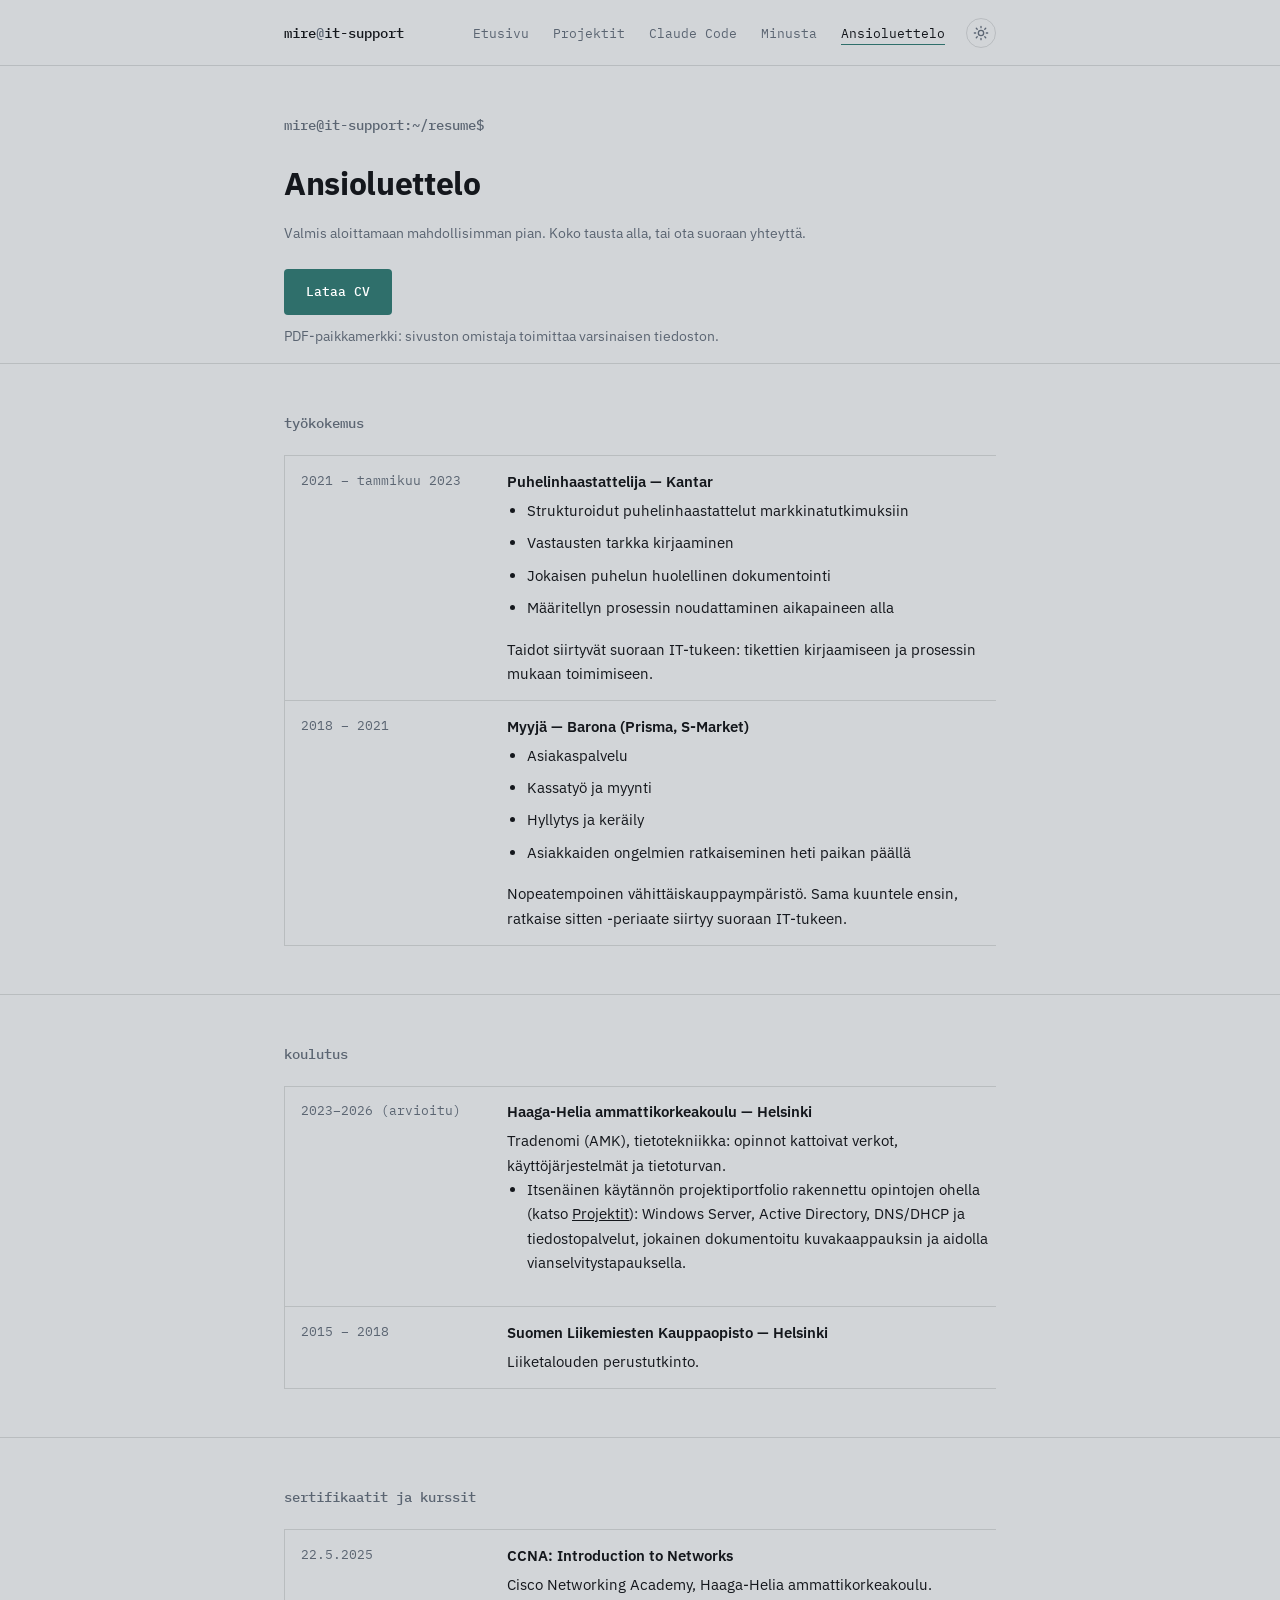
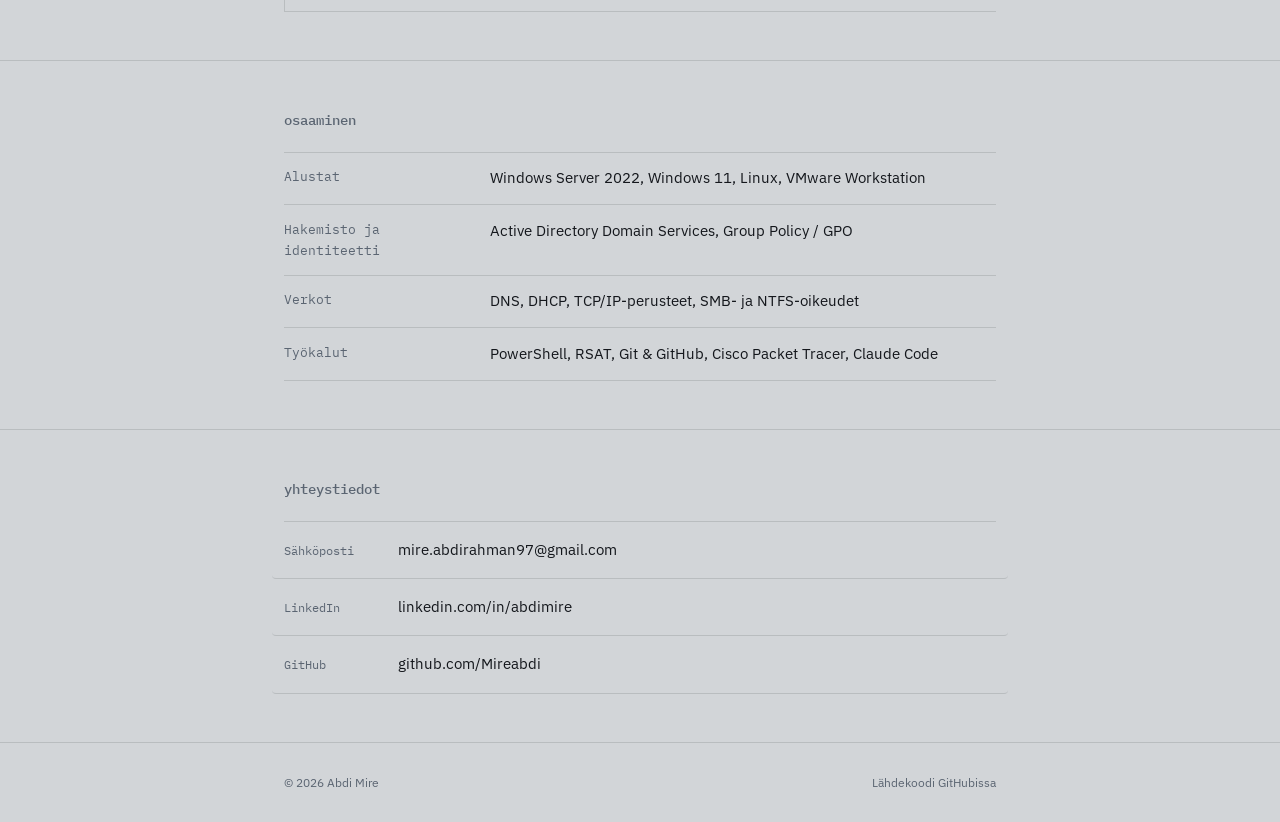
<file: resume.html>
<!DOCTYPE html>
<html lang="fi">
<head>
<meta charset="UTF-8">
<script>
(function () {
  try {
    var stored = localStorage.getItem("mireSite.theme");
    var theme = stored || (window.matchMedia("(prefers-color-scheme: dark)").matches ? "dark" : "light");
    document.documentElement.setAttribute("data-theme", theme);
    document.write('<meta name="theme-color" content="' + (theme === "dark" ? "#15181d" : "#f1f2f4") + '">');
  } catch (e) {}
})();
</script>
<meta name="viewport" content="width=device-width, initial-scale=1.0">
<title>Ansioluettelo — Abdi Mire</title>
<meta name="description" content="Abdi Miren ansioluettelo: työkokemus, koulutus ja osaaminen IT-tuki- ja service desk -tehtäviin.">
<meta property="og:type" content="website">
<meta property="og:title" content="Ansioluettelo — Abdi Mire">
<meta property="og:description" content="Abdi Miren ansioluettelo: työkokemus, koulutus ja osaaminen IT-tuki- ja service desk -tehtäviin.">
<meta property="og:url" content="https://mireabdi.github.io/resume.html">
<link rel="icon" href="data:image/svg+xml,%3Csvg xmlns='http://www.w3.org/2000/svg' viewBox='0 0 32 32'%3E%3Crect width='32' height='32' rx='6' fill='%2314171c'/%3E%3Ctext x='16' y='22' font-family='monospace' font-size='16' font-weight='700' fill='%232f6f6b' text-anchor='middle'%3EM%3C/text%3E%3C/svg%3E">
<link rel="preconnect" href="https://fonts.googleapis.com">
<link rel="preconnect" href="https://fonts.gstatic.com" crossorigin>
<link href="https://fonts.googleapis.com/css2?family=IBM+Plex+Sans:wght@400;500;600;700&family=IBM+Plex+Mono:wght@400;500;600&display=swap" rel="stylesheet">
<link rel="stylesheet" href="style.css">
<script src="assets/main.js" defer></script>
</head>
<body>

<header class="site-header">
  <nav class="wrap">
    <a class="logo" href="index.html">mire<span class="logo-at">@</span>it-support</a>
    <div class="nav-right">
      <ul class="nav-links">
        <li><a href="index.html">Etusivu</a></li>
        <li><a href="projects.html">Projektit</a></li>
        <li><a href="claude-code.html">Claude Code</a></li>
        <li><a href="about.html">Minusta</a></li>
        <li><a href="resume.html" aria-current="page">Ansioluettelo</a></li>
      </ul>
      <button id="theme-toggle" class="theme-toggle" type="button" aria-label="Vaihda tumma/vaalea tila">
        <svg class="icon-sun" viewBox="0 0 24 24" fill="none" stroke="currentColor" stroke-width="2" stroke-linecap="round"><circle cx="12" cy="12" r="4"></circle><path d="M12 2v2M12 20v2M4.93 4.93l1.41 1.41M17.66 17.66l1.41 1.41M2 12h2M20 12h2M4.93 19.07l1.41-1.41M17.66 6.34l1.41-1.41"></path></svg>
        <svg class="icon-moon" viewBox="0 0 24 24" fill="none" stroke="currentColor" stroke-width="2" stroke-linecap="round" stroke-linejoin="round"><path d="M21 12.79A9 9 0 1 1 11.21 3 7 7 0 0 0 21 12.79z"></path></svg>
      </button>
    </div>
  </nav>
</header>

<main id="main-content">

  <div class="page-intro">
    <div class="wrap">
      <p class="section-label">mire@it-support:~/resume$</p>
      <h1 class="page-heading">Ansioluettelo</h1>
      <p class="section-note">Valmis aloittamaan mahdollisimman pian. Koko tausta alla, tai ota suoraan yhteyttä.</p>
      <p class="resume-cta">
        <a class="btn btn-primary" href="/assets/Abdi-Mire-CV.pdf" download>Lataa CV</a>
      </p>
      <p class="text-muted">PDF-paikkamerkki: sivuston omistaja toimittaa varsinaisen tiedoston.</p>
    </div>
  </div>

  <section class="section" id="experience">
    <div class="wrap">
      <h2 class="section-label">työkokemus</h2>
      <dl class="spec-list">
        <div class="spec-row timeline-row">
          <dt>2021 – tammikuu 2023</dt>
          <dd>
            <p class="timeline-role">Puhelinhaastattelija — Kantar</p>
            <ul class="content-list">
              <li>Strukturoidut puhelinhaastattelut markkinatutkimuksiin</li>
              <li>Vastausten tarkka kirjaaminen</li>
              <li>Jokaisen puhelun huolellinen dokumentointi</li>
              <li>Määritellyn prosessin noudattaminen aikapaineen alla</li>
            </ul>
            <p class="timeline-desc">Taidot siirtyvät suoraan IT-tukeen: tikettien kirjaamiseen ja prosessin mukaan toimimiseen.</p>
          </dd>
        </div>
        <div class="spec-row timeline-row">
          <dt>2018 – 2021</dt>
          <dd>
            <p class="timeline-role">Myyjä — Barona (Prisma, S-Market)</p>
            <ul class="content-list">
              <li>Asiakaspalvelu</li>
              <li>Kassatyö ja myynti</li>
              <li>Hyllytys ja keräily</li>
              <li>Asiakkaiden ongelmien ratkaiseminen heti paikan päällä</li>
            </ul>
            <p class="timeline-desc">Nopeatempoinen vähittäiskauppaympäristö. Sama kuuntele ensin, ratkaise sitten -periaate siirtyy suoraan IT-tukeen.</p>
          </dd>
        </div>
      </dl>
    </div>
  </section>

  <section class="section" id="education">
    <div class="wrap">
      <h2 class="section-label">koulutus</h2>
      <dl class="spec-list">
        <div class="spec-row timeline-row">
          <dt>2023–2026 (arvioitu)</dt>
          <dd>
            <p class="timeline-role">Haaga-Helia ammattikorkeakoulu — Helsinki</p>
            <p class="timeline-desc">Tradenomi (AMK), tietotekniikka: opinnot kattoivat verkot, käyttöjärjestelmät ja tietoturvan.</p>
            <ul class="content-list">
              <li>Itsenäinen käytännön projektiportfolio rakennettu opintojen ohella (katso <a href="projects.html">Projektit</a>): Windows Server, Active Directory, DNS/DHCP ja tiedostopalvelut, jokainen dokumentoitu kuvakaappauksin ja aidolla vianselvitystapauksella.</li>
            </ul>
          </dd>
        </div>
        <div class="spec-row timeline-row">
          <dt>2015 – 2018</dt>
          <dd>
            <p class="timeline-role">Suomen Liikemiesten Kauppaopisto — Helsinki</p>
            <p class="timeline-desc">Liiketalouden perustutkinto.</p>
          </dd>
        </div>
      </dl>
    </div>
  </section>

  <section class="section" id="certifications">
    <div class="wrap">
      <h2 class="section-label">sertifikaatit ja kurssit</h2>
      <dl class="spec-list">
        <div class="spec-row timeline-row">
          <dt>22.5.2025</dt>
          <dd>
            <p class="timeline-role">CCNA: Introduction to Networks</p>
            <p class="timeline-desc">Cisco Networking Academy, Haaga-Helia ammattikorkeakoulu.</p>
          </dd>
        </div>
      </dl>
    </div>
  </section>

  <section class="section" id="skills">
    <div class="wrap">
      <h2 class="section-label">osaaminen</h2>
      <dl class="spec-list">
        <div class="spec-row">
          <dt>Alustat</dt>
          <dd>Windows Server 2022, Windows 11, Linux, VMware Workstation</dd>
        </div>
        <div class="spec-row">
          <dt>Hakemisto ja identiteetti</dt>
          <dd>Active Directory Domain Services, Group Policy / GPO</dd>
        </div>
        <div class="spec-row">
          <dt>Verkot</dt>
          <dd>DNS, DHCP, TCP/IP-perusteet, SMB- ja NTFS-oikeudet</dd>
        </div>
        <div class="spec-row">
          <dt>Työkalut</dt>
          <dd>PowerShell, RSAT, Git &amp; GitHub, Cisco Packet Tracer, Claude Code</dd>
        </div>
      </dl>
    </div>
  </section>

  <section class="section" id="contact">
    <div class="wrap">
      <h2 class="section-label">yhteystiedot</h2>
      <div class="row-list">
        <a class="row-link contact-row" href="mailto:mire.abdirahman97@gmail.com">
          <span class="row-key">Sähköposti</span>
          <span class="row-val">mire.abdirahman97@gmail.com</span>
        </a>
        <a class="row-link contact-row" href="https://www.linkedin.com/in/abdimire/" target="_blank" rel="noopener">
          <span class="row-key">LinkedIn</span>
          <span class="row-val">linkedin.com/in/abdimire</span>
        </a>
        <a class="row-link contact-row" href="https://github.com/Mireabdi" target="_blank" rel="noopener">
          <span class="row-key">GitHub</span>
          <span class="row-val">github.com/Mireabdi</span>
        </a>
      </div>
    </div>
  </section>

</main>

<footer class="site-footer">
  <div class="wrap">
    <span id="copyright-year">© 2025 Abdi Mire</span>
    <a href="https://github.com/Mireabdi/mireabdi.github.io" target="_blank" rel="noopener">Lähdekoodi GitHubissa</a>
  </div>
</footer>

</body>
</html>
</file>
<file: style.css>
:root {
  color-scheme: light;
  --ink: #14171c;
  --paper: #d2d5d8;
  --slate: #5b6572;
  --signal: #2f6f6b;
  --signal-solid: #2f6f6b;
  --signal-tint: rgba(47, 111, 107, 0.08);
  --status-ok: #3f8f5f;
  --rule: rgba(20, 23, 28, 0.13);
  --max-width: 760px;
  --surface: color-mix(in srgb, var(--ink) 3%, var(--paper));
  --max-width-wide: 1000px;
}

:root[data-theme="dark"] {
  color-scheme: dark;
  --ink: #e7e9ec;
  --paper: #15181d;
  --slate: #8a93a1;
  --signal: #5fc4bd;
  --signal-solid: #2f6f6b;
  --signal-tint: rgba(95, 196, 189, 0.1);
  --status-ok: #4ecb82;
  --rule: rgba(255, 255, 255, 0.12);
  --surface: color-mix(in srgb, var(--ink) 6%, var(--paper));
}

* { margin: 0; padding: 0; box-sizing: border-box; }

html { scroll-behavior: smooth; }

body {
  font-family: "IBM Plex Sans", system-ui, -apple-system, "Segoe UI", sans-serif;
  background: var(--paper);
  color: var(--ink);
  line-height: 1.65;
  -webkit-font-smoothing: antialiased;
  transition: background 0.2s ease, color 0.2s ease;
}

a { color: inherit; }

code {
  font-family: "IBM Plex Mono", ui-monospace, monospace;
  font-size: 0.9em;
}

.mono, .logo, .section-label, .info-row dt, .spec-row dt,
.row-tags span, .row-key, .status-value, .nav-links a, .btn,
.case-meta {
  font-family: "IBM Plex Mono", ui-monospace, monospace;
}

:focus-visible {
  outline: 2px solid var(--signal);
  outline-offset: 3px;
}

.wrap {
  max-width: var(--max-width);
  margin: 0 auto;
  padding: 0 1.5rem;
}

/* --max-width-wide (1000px) is reserved for a future Projects grid per
   the style guide, scoped to that page only -- not applied yet since
   the current case-study entries are long-form and read better at the
   standard 760px width. */
.wrap-wide {
  max-width: var(--max-width-wide);
  margin: 0 auto;
  padding: 0 1.5rem;
}

.text-muted {
  color: var(--slate);
  font-size: 0.85rem;
}

.resume-cta {
  margin-bottom: 0.6rem;
}

.resume-cta + .text-muted {
  margin-top: 0.5rem;
}

@media (prefers-reduced-motion: reduce) {
  html { scroll-behavior: auto; }
  .status-dot { animation: none !important; }
}

/* ===== Header ===== */
.site-header {
  position: sticky;
  top: 0;
  z-index: 10;
  background: color-mix(in srgb, var(--paper) 92%, transparent);
  backdrop-filter: blur(8px);
  border-bottom: 1px solid var(--rule);
}

.site-header nav {
  display: flex;
  align-items: center;
  justify-content: space-between;
  gap: 1rem;
  padding: 1.1rem 1.5rem;
  flex-wrap: wrap;
}

.logo {
  font-size: 0.9rem;
  font-weight: 500;
  text-decoration: none;
}

.logo-at { color: var(--slate); }

.nav-right {
  display: flex;
  align-items: center;
  gap: 1.3rem;
}

.nav-links {
  display: flex;
  gap: 1.5rem;
  list-style: none;
  flex-wrap: wrap;
}

.nav-links a {
  font-size: 0.8rem;
  text-decoration: none;
  color: var(--slate);
  border-bottom: 1px solid transparent;
  padding-bottom: 2px;
  transition: color 0.15s ease, border-color 0.15s ease;
}

.nav-links a:hover,
.nav-links a[aria-current="page"] {
  color: var(--ink);
  border-color: var(--signal);
}

.theme-toggle {
  display: flex;
  align-items: center;
  justify-content: center;
  width: 30px;
  height: 30px;
  border-radius: 50%;
  border: 1px solid var(--rule);
  background: transparent;
  color: var(--slate);
  cursor: pointer;
  transition: color 0.15s ease, border-color 0.15s ease;
  flex-shrink: 0;
}

.theme-toggle:hover { color: var(--signal); border-color: var(--signal); }
.theme-toggle svg { width: 16px; height: 16px; }
:root:not([data-theme="dark"]) .icon-moon { display: none; }
:root[data-theme="dark"] .icon-sun { display: none; }

/* ===== Hero ===== */
.hero {
  padding: 4rem 0 3.5rem;
}

.hero h1 {
  font-size: clamp(2rem, 5vw, 2.6rem);
  font-weight: 700;
  letter-spacing: -0.01em;
  margin-bottom: 0.9rem;
}

.hero-identity {
  display: flex;
  align-items: center;
  gap: 1rem;
  margin-bottom: 0.9rem;
}

.hero-identity h1 { margin-bottom: 0; }

.avatar {
  width: 64px;
  height: 64px;
  border-radius: 10px;
  object-fit: cover;
  border: 2px solid var(--signal);
  flex-shrink: 0;
}

.avatar-about {
  width: 180px;
  height: 180px;
  border-radius: 12px;
  object-fit: cover;
  border: 2px solid var(--signal);
  float: left;
  margin: 0.25rem 1.5rem 1rem 0;
}

.hero-statement {
  color: var(--slate);
  font-size: 1.05rem;
  max-width: 52ch;
  margin-bottom: 2.2rem;
}

.info-panel {
  border-top: 1px solid var(--rule);
  border-bottom: 1px solid var(--rule);
  margin-bottom: 2rem;
}

.info-row {
  display: grid;
  grid-template-columns: 110px 1fr;
  gap: 1rem;
  padding: 0.75rem 0;
  border-top: 1px solid var(--rule);
}

.info-row:first-child { border-top: none; }

.info-row dt {
  font-size: 0.78rem;
  color: var(--slate);
}

.info-row dd { font-size: 0.92rem; }

.status-value {
  display: flex;
  align-items: center;
  gap: 0.6rem;
  font-size: 0.85rem;
  color: var(--signal);
}

.status-dot {
  width: 8px;
  height: 8px;
  border-radius: 50%;
  color: var(--status-ok);
  background: currentColor;
  box-shadow: 0 0 0 3px color-mix(in srgb, currentColor 18%, transparent);
  animation: pulse 2.4s ease-in-out infinite;
  flex-shrink: 0;
}

@keyframes pulse {
  0%, 100% { opacity: 1; transform: scale(1); }
  50% { opacity: 0.55; transform: scale(0.85); }
}

.hero-actions { display: flex; gap: 0.85rem; flex-wrap: wrap; }

/* Proof strip (Home) reuses .info-panel/.info-row exactly as-is; the
   kicker above it reuses .section-label -- no new visual style. Its own
   status dot stays static: the hero's "Status" row directly above it is
   already the site's one pulsing indicator, and per style-guide.md §4.2
   the pulse motif is reserved for a single instance, not repeated. */
.proof-strip .status-dot {
  animation: none;
}

/* ===== Inner-page intro (About / Projects / Resume) ===== */
.page-intro {
  padding: 3rem 0 1rem;
}

.page-heading {
  font-size: clamp(1.6rem, 4vw, 2rem);
  font-weight: 700;
  letter-spacing: -0.01em;
  margin-bottom: 1.3rem;
}

.btn {
  display: inline-block;
  font-size: 0.82rem;
  font-weight: 500;
  text-decoration: none;
  padding: 0.7rem 1.3rem;
  border-radius: 4px;
  border: 1px solid transparent;
  transition: all 0.15s ease;
}

.btn-primary {
  background: var(--signal-solid);
  color: #fff;
}

.btn-primary:hover { background: #275c58; }

.btn-secondary {
  border-color: var(--ink);
  color: var(--ink);
}

.btn-secondary:hover {
  border-color: var(--signal);
  color: var(--signal);
}

/* ===== Sections ===== */
.section {
  padding: 3rem 0;
  border-top: 1px solid var(--rule);
}

.section-label {
  font-size: 0.85rem;
  font-weight: 500;
  color: var(--slate);
  margin-bottom: 1.3rem;
}

.section-note {
  color: var(--slate);
  font-size: 0.9rem;
  margin-bottom: 1.5rem;
  margin-top: -0.6rem;
}

.prose p {
  max-width: 62ch;
  margin-bottom: 1.1rem;
}

.prose p:last-child { margin-bottom: 0; }

/* ===== Row list (projects / contact) ===== */
.row-list {
  display: flex;
  flex-direction: column;
  border-top: 1px solid var(--rule);
}

.row-link {
  display: flex;
  justify-content: space-between;
  align-items: center;
  gap: 1.5rem;
  text-decoration: none;
  color: inherit;
  padding: 1rem 0.75rem;
  border-bottom: 1px solid var(--rule);
  margin: 0 -0.75rem;
  border-radius: 4px;
  transition: background 0.15s ease;
}

.row-link:hover { background: var(--signal-tint); }

.row-main { display: flex; flex-direction: column; gap: 0.3rem; min-width: 0; }

.row-title { font-weight: 600; font-size: 0.98rem; }

.row-desc { font-size: 0.85rem; color: var(--slate); }

.row-tags {
  display: flex;
  gap: 0.6rem;
  flex-shrink: 0;
  font-size: 0.72rem;
  color: var(--slate);
}

.contact-row .row-key {
  font-size: 0.78rem;
  color: var(--slate);
  width: 90px;
  flex-shrink: 0;
}

.contact-row { justify-content: flex-start; }

.contact-row .row-val { font-size: 0.92rem; }

/* ===== Case study entries (Projects) =====
   Extends the row-list/section grammar with a ticket-style metadata
   line and long-form write-up per entry -- not a new card component. */
.case-entry .section-label {
  margin-top: 1.75rem;
  margin-bottom: 0.6rem;
}

.case-entry .section-label:first-of-type { margin-top: 0; }

.case-meta {
  display: flex;
  flex-wrap: wrap;
  align-items: center;
  gap: 0.4rem;
  font-size: 0.75rem;
  color: var(--slate);
  margin-bottom: 0.5rem;
}

.case-status {
  display: inline-flex;
  align-items: center;
  gap: 0.4rem;
  color: var(--status-ok);
}

/* Per style-guide.md §4.2: the ticket-metadata status dot is reused
   statically here, never pulsing -- the pulse animation is reserved for
   the single "open to work" hero indicator. Four-plus simultaneously
   pulsing dots down the project list would read as busy/decorative. */
.case-status .status-dot {
  animation: none;
}

.case-title {
  font-size: 1.3rem;
  font-weight: 600;
  margin-bottom: 1.2rem;
}

.case-entry .row-tags {
  margin-top: 1.25rem;
}

.case-link {
  display: inline-block;
  margin-top: 1rem;
  font-size: 0.82rem;
  color: var(--signal);
  text-decoration: none;
  border-bottom: 1px solid var(--signal);
}

.case-link:hover { color: var(--ink); border-color: var(--ink); }

/* Generic bullet list for prose sections (case "what was built",
   resume education) -- body copy, never mono per the typography rule. */
.content-list {
  list-style: disc;
  padding-left: 1.25rem;
  max-width: 62ch;
  margin-bottom: 1.1rem;
}

.content-list li { margin-bottom: 0.5rem; }
.content-list li:last-child { margin-bottom: 0; }

/* ===== Spec list (skills) ===== */
.spec-list { border-top: 1px solid var(--rule); }

.spec-row {
  display: grid;
  grid-template-columns: 190px 1fr;
  gap: 1rem;
  padding: 0.85rem 0;
  border-bottom: 1px solid var(--rule);
}

.spec-row dt {
  font-size: 0.8rem;
  color: var(--slate);
}

.spec-row dd { font-size: 0.92rem; }

/* ===== Timeline (Resume experience / education) =====
   Extends spec-row with a thin rule line down the label column,
   connecting entries chronologically. No new dl/grid pattern. */
.timeline-row {
  border-left: 1px solid var(--rule);
  padding-left: 1rem;
}

.timeline-role {
  font-weight: 600;
  margin-bottom: 0.3rem;
}

.timeline-desc {
  font-size: 0.92rem;
}

/* ===== Footer ===== */
.site-footer {
  border-top: 1px solid var(--rule);
  padding: 1.8rem 0;
}

.site-footer .wrap {
  display: flex;
  justify-content: space-between;
  align-items: center;
  flex-wrap: wrap;
  gap: 0.6rem;
  font-size: 0.78rem;
  color: var(--slate);
}

.site-footer a {
  color: var(--slate);
  text-decoration: none;
  border-bottom: 1px solid transparent;
}

.site-footer a:hover { color: var(--signal); border-color: var(--signal); }

/* ===== Responsive ===== */
@media (max-width: 640px) {
  .site-header nav { padding: 0.9rem 1.25rem; }
  .nav-links { gap: 1rem; }
  .hero { padding: 3rem 0 2.5rem; }
  .info-row { grid-template-columns: 90px 1fr; }
  .spec-row { grid-template-columns: 1fr; gap: 0.3rem; }
  .row-link { flex-direction: column; align-items: flex-start; gap: 0.6rem; }
  .row-tags { flex-wrap: wrap; }
  .contact-row { flex-direction: row; align-items: baseline; }
  .hero-actions .btn { flex: 1; text-align: center; }
  .avatar-about { float: none; display: block; width: 140px; height: 140px; margin: 0 0 1.25rem; }
}

/* ===== Print ===== */
@media print {
  :root, :root[data-theme="dark"] {
    color-scheme: light;
    --ink: #14171c;
    --paper: #ffffff;
    --slate: #444444;
    --signal: #2f6f6b;
    --rule: rgba(20, 23, 28, 0.25);
  }

  .site-header, .theme-toggle, .status-dot, .hero-actions, .resume-cta {
    display: none;
  }

  body { background: var(--paper); }

  a { text-decoration: underline; }
}
</file>
